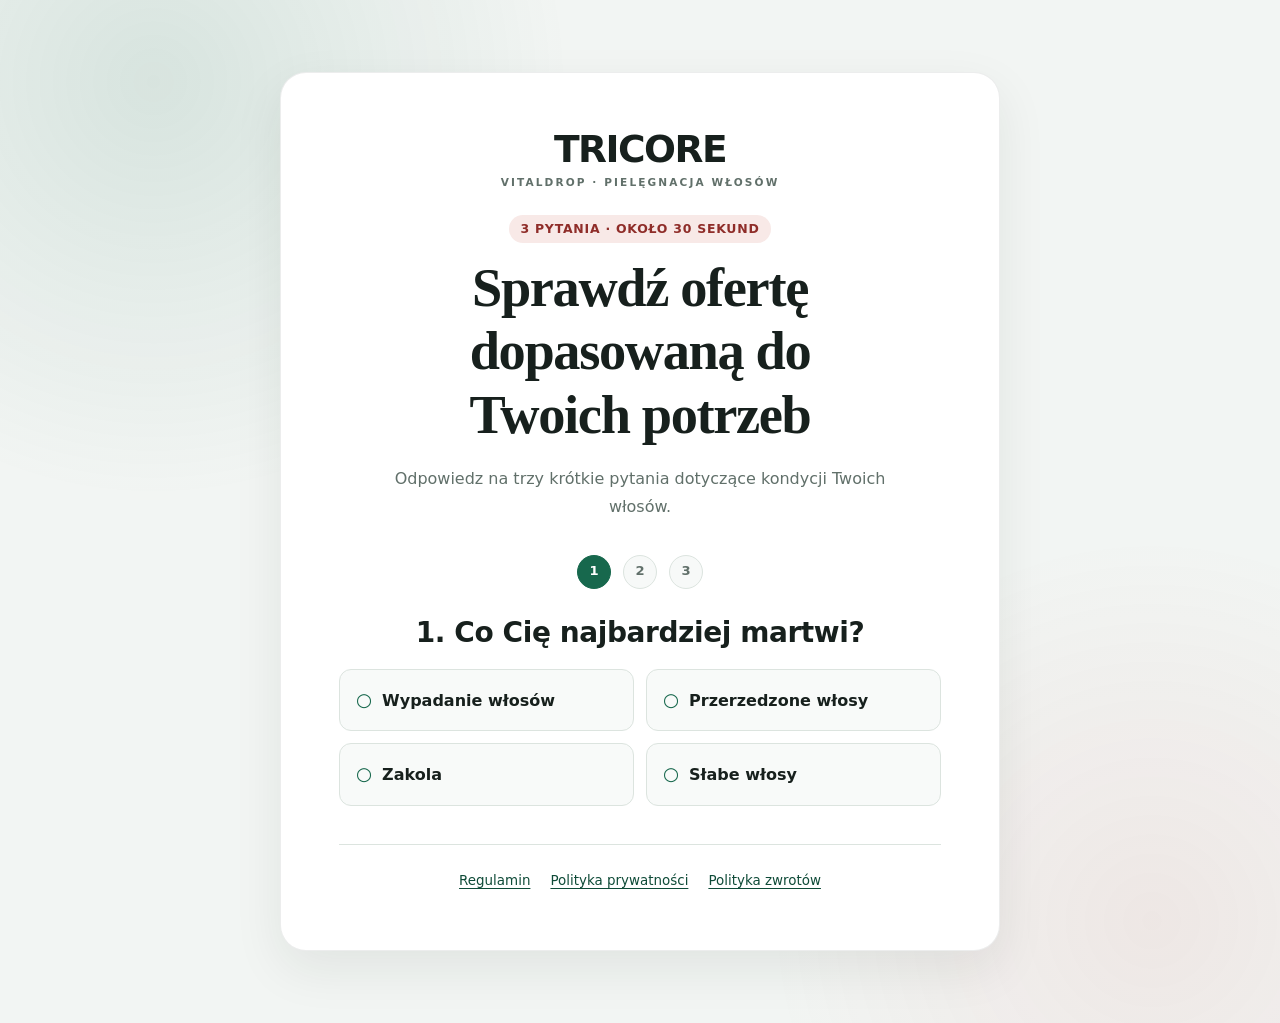
<file: index.html>
<!doctype html>
<html lang="pl">
  <head>
    <meta charset="utf-8">
    <meta name="robots" content="noindex, nofollow">
    <meta name="viewport" content="width=device-width, initial-scale=1">
    <meta name="description" content="Trychologia estetyczna">
    <title>Trychologia estetyczna</title>
    <link rel="stylesheet" href="styles.css">
    <script>document.documentElement.classList.add("quiz-active");</script>
    <script src="script.js" defer></script>
  </head>
  <body>
    <div class="reading-progress" aria-hidden="true"><span></span></div>

    <section class="quiz-shell" aria-labelledby="quiz-title">
      <div class="quiz-card">
        <header class="quiz-header">
          <p class="quiz-brand">TRICORE <span>VITALDROP · PIELĘGNACJA WŁOSÓW</span></p>
          <p class="hero-kicker">3 pytania · około 30 sekund</p>
          <h1 id="quiz-title">Sprawdź ofertę dopasowaną do Twoich potrzeb</h1>
          <p>Odpowiedz na trzy krótkie pytania dotyczące kondycji Twoich włosów.</p>
        </header>

        <div class="quiz-progress" aria-label="Postęp ankiety">
          <span class="is-current" data-quiz-dot="0">1</span>
          <span data-quiz-dot="1">2</span>
          <span data-quiz-dot="2">3</span>
        </div>

        <div class="quiz-step is-active" data-quiz-step="0">
          <h2 tabindex="-1">1. Co Cię najbardziej martwi?</h2>
          <div class="quiz-options">
            <button type="button" data-quiz-answer>Wypadanie włosów</button>
            <button type="button" data-quiz-answer>Przerzedzone włosy</button>
            <button type="button" data-quiz-answer>Zakola</button>
            <button type="button" data-quiz-answer>Słabe włosy</button>
          </div>
        </div>

        <div class="quiz-step" data-quiz-step="1" hidden>
          <h2 tabindex="-1">2. Od kiedy masz ten problem?</h2>
          <div class="quiz-options">
            <button type="button" data-quiz-answer>Krócej niż 3 miesiące</button>
            <button type="button" data-quiz-answer>3–6 miesięcy</button>
            <button type="button" data-quiz-answer>7–12 miesięcy</button>
            <button type="button" data-quiz-answer>Ponad rok</button>
          </div>
          <button class="quiz-back" type="button" data-quiz-back>← Wróć</button>
        </div>

        <div class="quiz-step" data-quiz-step="2" hidden>
          <h2 tabindex="-1">3. Ile masz lat?</h2>
          <div class="quiz-options">
            <button type="button" data-quiz-answer>Do 40 lat</button>
            <button type="button" data-quiz-answer>41–50 lat</button>
            <button type="button" data-quiz-answer>51–60 lat</button>
            <button type="button" data-quiz-answer>Powyżej 60 lat</button>
          </div>
          <button class="quiz-back" type="button" data-quiz-back>← Wróć</button>
        </div>

        <nav class="quiz-legal" aria-label="Informacje prawne">
          <a href="regulations.html">Regulamin</a>
          <a href="privacy-policy.html">Polityka prywatności</a>
          <a href="returns-policy.html">Polityka zwrotów</a>
        </nav>
      </div>
    </section>

    <main class="page-shell">
      <div class="content-grid">
        <article class="article">
          <header class="article-hero reveal">
            <p class="hero-kicker">Kuracja na intensywny porost włosów</p>
            <h1 tabindex="-1"><span>Gęstsze i mocniejsze włosy</span> bez kosztownego przeszczepu</h1>
            <p class="hero-lead">Domowa kuracja dla kobiet i mężczyzn, którzy chcą ograniczyć wypadanie włosów i odzyskać pełniejszą fryzurę.</p>
            <ul class="hero-benefits" aria-label="Najważniejsze korzyści">
              <li>Wspiera wzrost i gęstość włosów</li>
              <li>Proste stosowanie w domu</li>
              <li>Oferta dla kobiet i mężczyzn</li>
            </ul>
            <div class="hero-offer">
              <div class="hero-urgency">
                <span>Ostatni dzień promocji</span>
                <strong>Nie przepłacaj za kurację na gęstsze włosy</strong>
                <small>Odbierz dzisiejszy rabat, zanim oferta zostanie zakończona.</small>
              </div>
              <a class="hero-cta" href="#form">Chcę odebrać rabat</a>
            </div>
            <div class="hero-gallery">
              <figure class="result-image">
                <img src="images/img__after-1-8ad59a.png" alt="Mężczyzna z gęstymi, krótko przystrzyżonymi włosami">
                <figcaption>Po</figcaption>
              </figure>
              <figure class="result-image">
                <img src="images/img__after-2-8ad59a.png" alt="Kobieta z gęstymi blond włosami">
                <figcaption>Po</figcaption>
              </figure>
            </div>
          </header>

          <div class="article-body">
            <p>Nasze forum zalała fala zdjęć prezentujących szokujące metamorfozy. Czytelnicy pokazują swoje zdjęcia kuracji naturalnym preparatem na intensywny porost włosów.</p>
            <p><strong>Kobiety, które wcześniej narzekały na rzadkie włosy z widocznymi prześwitami, już po 28 dniach cieszą się burzą włosów na głowie. Z kolei mężczyźni, którzy byli „łysi jak kolano” od lat, dziś chwalą się obfitą czupryną. Aż trudno uwierzyć, że zdjęcia nie przedstawiają po prostu ludzi w perukach.</strong></p>
            <p>Efekt jest jednak naturalny i… zdecydowanie ładniejszy. A najlepsze jest to, że kosztuje zaledwie 3% sumy, jaką trzeba wydać na przeszczep włosów. Skąd tak wysoka skuteczność kuracji i zdumiewająco szybkie efekty? <strong>Gdzie dostać oryginalny preparat?</strong> Dowiedz się, czytając artykuł.</p>

            <section class="article-section reveal">
              <h2>To rewolucja trychologiczna – zabiegi zagęszczania i przeszczepu włosów przestają być potrzebne</h2>
              <p>Nowy preparat na intensywny porost włosów szybko zyskał popularność w całej Europie. To dlatego, że przywraca gęstą fryzurę absolutnie każdemu – niezależnie od przyczyn rzadkich włosów lub łysienia. Stosowanie nie ma efektów ubocznych, bo preparat ma naturalny skład. Co więcej, efekty są trwałe i nie mijają zaraz po zakończeniu stosowania.</p>
              <p class="eyebrow"><strong>OTO KILKA OPINII OSÓB, KTÓRE JUŻ PRZESZŁY TĘ KURACJĘ:</strong></p>
            </section>

            <section class="testimonial-card reveal">
              <div class="testimonial-copy">
                <h2>„Koniec kompleksów…”</h2>
                <p>Anna wyznaje, że wcześniej nie lubiła patrzeć w lustro:</p>
                <p><i>Przez całe życie miałam dosłownie 3 włosy na krzyż – taki puszek jak u niemowlęcia. Strasznie się tego wstydziłam. Na doczepy ze sztucznych włosów nie było mnie stać…</i></p>
                <p>Jej samoocena podskoczyła mocno w górę po zastosowaniu kuracji:</p>
                <p><i>Teraz czuję się piękna, a do tego dumna, że mam sprytny sposób na naturalnie gęste włosy – bez jakichś tam sztucznych doczepów. Wszyscy prawią mi komplementy.**Wyniki mogą się różnić ze względu na indywidualne cechy organizmu</i></p>
              </div>
              <figure class="result-image">
                <img src="images/img__after-3-8ad59a.png" alt="Kobieta z gęstymi rudymi włosami" loading="lazy">
                <figcaption>Po</figcaption>
              </figure>
              <p class="testimonial-author"><strong>~Anna Nowakowska, 46 lat</strong></p>
            </section>

            <section class="testimonial-card reveal">
              <div class="testimonial-copy">
                <h2>„Odwołałem przeszczep!”</h2>
                <p>Marek cieszy się, że łysina już go nie postarza:</p>
                <p><i>Przez <strong>łysienie androgenowe</strong> straciłem niemal wszystkie włosy. Strasznie mnie to postarzało, więc w końcu załatwiłem sobie operację przeszczepu włosów. W Turcji, bo tam taniej.</i></p>
                <p><i>A tu proszę. Dzięki tej kuracji włosy odrosły mi na tej łysinie, a wystarczył miesiąc. Odwołałem przeszczep i 3 tysiące euro (czyli 13 tysięcy złotych) zostało w mojej kieszeni. Szczerze? Jestem w szoku, że ta kuracja jest taka niedroga, skoro daje <strong>efekty lepsze niż przeszczep**Wyniki mogą się różnić ze względu na indywidualne cechy organizmu .</strong></i></p>
              </div>
              <figure class="result-image">
                <img src="images/img__after-4-8ad59a.png" alt="Mężczyzna z gęstą linią włosów" loading="lazy">
                <figcaption>Po</figcaption>
              </figure>
              <p class="testimonial-author"><strong>~Marek Błaszczak, 51 lat</strong></p>
            </section>

            <section class="testimonial-card reveal">
              <div class="testimonial-copy">
                <h2>„Piękne włosy to teraz moja wizytówka”</h2>
                <p>Nadmiernie wypadające włosy wprowadziły Paulinę niemal w depresję:</p>
                <p><i>Przez ponad 5 lat co chwila farbowałam i prostowałam włosy. Do mam bardzo stresującą pracę. Nic więc dziwnego, że włosy wypadały mi w nadmiarze. Ale po ciąży to już była prawdziwa tragedia. Zaczęły wychodzić całymi garściami! Straciłam ponad połowę włosów i byłam zrozpaczona…</i></p>
                <p>Dzisiaj Paulina cieszy się fryzurą gęstszą niż kiedykolwiek:</p>
                <p><i>Gdyby ta kuracja tylko zatrzymała wypadanie włosów, to by mi wystarczyło do szczęścia. A nie dość, że włosy przestały wypadać, to jeszcze są gęste, grube i mocne. Formuła przepięknie pachnie i jest prosta w stosowaniu. Jestem zachwycona!** Wyniki mogą się różnić ze względu na indywidualne cechy organizmu</i></p>
              </div>
              <figure class="result-image">
                <img src="images/img__after-5-8ad59a.png" alt="Kobieta z długimi, gęstymi brązowymi włosami" loading="lazy">
                <figcaption>Po</figcaption>
              </figure>
              <p class="testimonial-author"><strong>~Paulina Kalińczak, 34 lata</strong></p>
            </section>

            <section class="testimonial-card reveal">
              <div class="testimonial-copy">
                <h2>„Ratunek na łysienie plackowate”</h2>
                <p>Ireneusz cierpiał na ciężkie łysienie plackowate:</p>
                <p><i>Maści sterydowe, leki immunosupresyjne, fototerapia, suplementy – stosowałem już wszystko na moje łysienie. Żadnego to nie dało efektu. Już miałem się golić na zero.</i></p>
                <p>Kuracja szybko przywróciła mu atrakcyjny wygląd:</p>
                <p><i>Nie mogłem uwierzyć, <strong>jak już 3. dnia zobaczyłem odrastające włosy</strong> na tych łysych plackach. To działa dokładnie tak, jak opisują. Spójrzcie tylko na zdjęcia.**Wyniki mogą się różnić ze względu na indywidualne cechy organizmu</i></p>
              </div>
              <figure class="result-image">
                <img src="images/img__after-6-8ad59a.png" alt="Mężczyzna z gęstymi, krótko przystrzyżonymi włosami" loading="lazy">
                <figcaption>Po</figcaption>
              </figure>
              <p class="testimonial-author"><strong>~Ireneusz Drózd, 64 lata</strong></p>
            </section>

            <section class="testimonial-card reveal">
              <div class="testimonial-copy">
                <h2>„Mam fryzurę jak z marzeń!”</h2>
                <p>Ola od miesięcy zbierała fundusze na zabieg doczepiania sztucznych włosów:</p>
                <p><i>Zazdrościłam koleżankom, jak robiły sobie fajne fryzury na imprezy. Ja co najwyżej mogłam związać włosy w marną kitkę. Zaczęłam oszczędzać na zagęszczanie włosów sztucznymi doczepami, ale to aż ponad 2500 zł kosztuje…</i></p>
                <p><i>Ta metoda spełniła moje marzenia. Wystarczyło masować skórę głowy tym preparatem i włosy zaczęły mi rosnąć jak szalone! Wyglądam zjawiskowo z nową fryzurą, a oszczędzone pieniądze wydam na zagraniczne wakacje, zamiast na doczepianie sztucznych włosów! Super!**Wyniki mogą się różnić ze względu na indywidualne cechy organizmu</i></p>
              </div>
              <figure class="result-image">
                <img src="images/img__after-7-8ad59a.png" alt="Kobieta z pełnymi, falowanymi brązowymi włosami" loading="lazy">
                <figcaption>Po</figcaption>
              </figure>
              <p class="testimonial-author"><strong>~Aleksandra Paluszek, 28 lat</strong></p>
            </section>

            <section class="article-section reveal">
              <h2>Tego odkrycia dokonał Polak</h2>
              <p>Kuracją, która gwarantuje tak radykalny porost włosów, jest <strong>bioaktywator keratynowy</strong> wynaleziony przez prof. Wojciecha Czmielewskiego – specjalistę ds. trychologii cenionego w całej Europie.</p>
              <p>Bioaktywator keratynowy <strong>stymuluje włosy aż na 6 poziomach</strong> (wzrost, grubość, gęstość, długość, wzmocnienie, ochrona). To prawdziwy przełom w dziedzinie trychologii! A najlepsze, że każdy w Polsce może z niego skorzystać, by <strong>raz na zawsze zapomnieć o wypadaniu włosów, zakolach i łysinie.</strong></p>
              <p>Bioaktywator keratynowy prof. Czmielewskiego został przebadany przez 7 laboratoriów na całym świecie. W testach brało udział ponad 60 000 kobiet i mężczyzn. Wszystkie badania potwierdziły ponad wszelką wątpliwość, że kuracja:</p>
              <ul class="benefit-list">
                <li><strong>zwalcza wszystkie typy łysienia</strong> raz na zawsze (anagenowe, androgenowe, bliznowaciejące, plackowate, telogenowe)</li>
                <li><strong>przywraca do życia uśpione oraz martwe mieszki włosowe</strong> już po około 2 dniach stosowania, nowe i mocne włosy zaczynają rosnąć nawet w miejscach wieloletnich przerzedzeń, zakoli czy łysiny (żaden podobny produkt dostępny na rynku nie posiada tej właściwości)</li>
                <li><strong>ekstremalnie przyspiesza porost włosów</strong> – po 28 dniach naturalne włosy wyglądają jak po przeszczepie, miejsca nieowłosione zapełniają się nowymi włosami</li>
                <li><strong>pogrubia każdy pojedynczy włos</strong> – tym samym wizualnie jeszcze bardziej zwiększa objętość fryzury</li>
                <li><strong>zagęszcza włosy</strong> – dzięki czemu nawet najrzadsze i najcieńsze włosy zamienia w bujna czuprynę</li>
                <li><strong>radykalnie zapobiega wypadaniu włosów</strong> – mocno zakotwicza włosy w cebulkach zapobiegając ich utracie, ponadto wydłuża cykl życia włosa o około 300%</li>
                <li><strong>intensywnie wzmacnia i odżywia strukturę włosów</strong> – włosy są zdrowe, lśniące oraz odporne na wypadanie, łamanie, rozdwajanie, uszkodzenia mechaniczne, uszkodzenia termiczne i promienie UV</li>
                <li><strong>jest skuteczna u każdego</strong>– zarówno u kobiet jak i mężczyzn w każdym wieku, niezależnie od przyczyn utraty włosów (geny, hormony, choroby skóry, zaburzenia metaboliczne lub krążenia, stres, zła dieta lub pielęgnacja, czynniki środowiskowe czy uszkodzenia mechaniczne)</li>
              </ul>
            </section>

            <section class="article-section reveal">
              <h2>Nagrody sypią się jedna po drugiej</h2>
              <p>Można śmiało stwierdzić, że nasz rodak rozsławia Polskę na cały świat. Za wynalezienie bioaktywatora keratynowego <strong>otrzymał już kilkanaście nagród branży <i>beauty,</i></strong> w tym Best Cosmetological Discovery of the Year. W branży kosmetologicznej ta nagroda jest tak prestiżowa jak Nagroda Nobla!</p>
            </section>

            <section class="article-section reveal">
              <h2>Trwa promocja – duży rabat dla wszystkich Polaków</h2>
              <p>Panu prof. Wojciechowi Czmielewskiemu serdecznie gratulujemy sukcesu naukowego i życzymy powodzenia w dalszej pracy.</p>
              <p>Z kolei Wam, Drodzy Czytelnicy, podajemy link do oficjalnej strony prof. Czmielewskiego. Tam sam pan profesor szczegółowo opisuje działanie wynalezionej przez siebie kuracji na intensywny porost włosów. Na tej stronie możecie też zamówić kurację bioaktywatorem keratynowym w świetnej promocji za 89zł. Promocyjna obniżka ceny trwa do końca dnia <strong id="date"></strong>.</p>
            </section>

            <section id="form" class="order-card reveal" aria-labelledby="order-title">
              <div class="order-intro">
                <h2 id="order-title">Złóż zamówienie</h2>
                <p class="price-line">Cena: <span class="old-price">199 zł</span><span class="new-price">89 zł</span></p>
                <p class="delivery">darmowa dostawa</p>
                <img src="images/product-tricore-25ml-8ad59a.jpg" alt="Tricore" loading="lazy">
              </div>
              <form class="dummy-form" novalidate>
                <label for="full-name">Imię i nazwisko</label>
                <input id="full-name" name="full-name" type="text" autocomplete="name" placeholder="Wpisz imię i nazwisko" required>
                <label for="phone">Numer telefonu</label>
                <input id="phone" name="phone" type="tel" autocomplete="tel" placeholder="Wpisz numer telefonu" required>
                <button type="submit">Zamawiam</button>
                <p class="form-status" role="status" aria-live="polite"></p>
              </form>
            </section>

            <div class="author-card reveal">
              <img src="images/img_autor-8ad59a.png" alt="autor" loading="lazy">
              <p><strong>Autorka artykułu:</strong><br>red. Lena Stankiewicz</p>
            </div>

            <section class="comments reveal">
              <h3>KOMENTARZE <span>(139 komentarzy)</span></h3>
              <div class="comments-list">
                <article class="comment">
                  <img src="images/icon__user-8ad59a.png" alt="user" loading="lazy">
                  <div><p class="comment-author">Ernest <span>dzisiaj</span></p><p>a czy mozna uzywac ten produkt jak sie jest po transplantacji wlosow i przeszczep się niestety nie przyjal ? bo ja wlasnie mam taki problem ...</p></div>
                </article>
                <article class="comment response">
                  <img src="images/icon__autor-8ad59a.png" alt="autor" loading="lazy">
                  <div><p class="comment-author">Lena Stankiewicz <span>dzisiaj</span></p><p><b>@Ernest</b> Tak, oczywiście, że można. Powodzenia w kuracji!</p></div>
                </article>
                <article class="comment">
                  <img src="images/icon__user-2-8ad59a.png" alt="user" loading="lazy">
                  <div><p class="comment-author">Justyna <span>dzisiaj</span></p><p>Moja bratowa używała przed ślubem, nikt jej nie wierzył, że to naturalne włosy ma takie gęste i długie, nawet dała sprawdzić u nasady czy to nie są doczepiane w salonie. NO HIT rzeczywiście!! Zamowiolam wczoraj dziś ma być kurier, napisze jak moje efekty 😋</p></div>
                </article>
                <article class="comment">
                  <img src="images/icon__user-8ad59a.png" alt="user" loading="lazy">
                  <div><p class="comment-author">Michał <span>dzisiaj</span></p><p>Bardzo WAM polecam tą kurację. Używam niecały tydzień, a widać już tysiące kropek z wlosow na tej mojej łysinie. Ale nie widziałem w aptekach ani sklepach, tylko na tej stronie można zamówić.</p></div>
                </article>
                <article class="comment response">
                  <img src="images/icon__user-8ad59a.png" alt="user" loading="lazy">
                  <div><p class="comment-author">Bartosz <span>dzisiaj</span></p><p><b>@Michał</b> na której stronie to można zamówić?</p></div>
                </article>
                <article class="comment response response-2">
                  <img src="images/icon__autor-8ad59a.png" alt="autor" loading="lazy">
                  <div><p class="comment-author">Lena Stankiewicz <span>dzisiaj</span></p><p><b>@Bartosz</b> Kurację można zamówić na stronie, do której link podajemy na końcu artykułu 😊 Jak nie możesz znaleźć, <a href="#form">daję Ci link również tutaj, klik &gt;&gt;</a></p></div>
                </article>
                <article class="comment">
                  <img src="images/icon__user-8ad59a.png" alt="user" loading="lazy">
                  <div><p class="comment-author">Olga <span>dzisiaj</span></p><p>Jaaaaj, ale super. Właśnie szukałam ratunku dla moich włosów, bo bardzo mi się przerzedziły.</p></div>
                </article>
                <article class="comment">
                  <img src="images/icon__user-3-8ad59a.png" alt="user" loading="lazy">
                  <div><p class="comment-author">Iwona Wiecek <span>dzisiaj</span></p><p>Ludzie, nie latajcie do żadnej Turcji na przeszczepy!!! nie dość że ładujecie kupe kasy psu w du*e, to jeszcze ryzykujecie że złapiecie jakiegoś syfa oni tam nie wiedzą co to higiena</p></div>
                </article>
                <article class="comment response">
                  <img src="images/icon__user-8ad59a.png" alt="autor" loading="lazy">
                  <div><p class="comment-author">maciej <span>dzisiaj</span></p><p><b>@Iwona Wiecek</b> ak masz dobrą klinikę to przestrzega higieny. Bardziej bym zwrócił uwagę na to że takie przeszczepy się często nie przyjmują po prostu. Wiec lepiej sprobowac we własnym domu, tanio i dobrze, z tą kuracją</p></div>
                </article>
                <article class="comment response response-2">
                  <img src="images/icon__user-3-8ad59a.png" alt="user" loading="lazy">
                  <div><p class="comment-author">Iwona Wiecek <span>dzisiaj</span></p><p><b>@maciej</b> No o tym mowie.</p></div>
                </article>
                <article class="comment">
                  <img src="images/icon__user-8ad59a.png" alt="user" loading="lazy">
                  <div><p class="comment-author">Bożena <span>wczoraj</span></p><p>Od lat choruje ciężko i wlosy mi wypadly. Zamowie zobaczymy co to warte?</p></div>
                </article>
                <article class="comment">
                  <img src="images/icon__user-8ad59a.png" alt="user" loading="lazy">
                  <div><p class="comment-author">Emilia <span>wczoraj</span></p><p>Ciężko mi było uwierzyć, że to robi takie cuda. Sprawdziłam na sobie, proszę przed i po różnica. Ten produkt po prostu wymiata !!</p></div>
                </article>
                <article class="comment">
                  <img src="images/icon__user-4-8ad59a.png" alt="user" loading="lazy">
                  <div><p class="comment-author">Ariel <span>wczoraj</span></p><p>Sądziłem, że to kolejna nic nie warta wcierka. Ale faktycznie włosy odrastają! Jak ktoś ma problem z łysieniem, które w rodzinie jest dziedziczne, to szczerze polecam.</p></div>
                </article>
                <article class="comment">
                  <img src="images/icon__user-8ad59a.png" alt="user" loading="lazy">
                  <div><p class="comment-author">Patrycja <span>wczoraj</span></p><p>Dooooobra, zamawiam , póki promocja 😋</p></div>
                </article>
                <p class="pagination">Strona &lt; 1/19 &gt;</p>
              </div>
              <a class="final-link" href="#form">Aby skorzystać z bioaktywatora keratynowego w PROMOCJI i zyskać 80% gęstsze włosy, kliknij tutaj &gt;&gt;</a>
            </section>
          </div>
        </article>

        <aside class="sidebar">
          <div class="promo-box reveal">
            <p class="eyebrow">WIETRZENIE MAGAZYNU!</p>
            <img src="images/product-tricore-25ml-8ad59a.jpg" alt="Tricore">
            <a class="primary-link" href="#form">Sprawdź swoje zniżki</a>
          </div>
        </aside>
      </div>
    </main>

    <footer class="footer">
      <div class="footer-inner">
        <p>Badania:</p>
        <ul>
          <li><a href="https://www.ncbi.nlm.nih.gov/pmc/articles/PMC4289931/" target="_blank" rel="noopener">Peppermint Oil Promotes Hair Growth without Toxic Signs - PMC</a></li>
          <li><a href="https://jppres.com/jppres/pdf/vol7/jppres19.557_7.5.323.pdf" target="_blank" rel="noopener">Hair regenerative activities of flavonoid-rich extract of Equisetum hyemale L. (Equisetaceae) in chemically-induced alopecia in</a></li>
          <li><a href="https://acta-apa.org/journals/acta-dermatovenerol-apa/papers/10.15570/actaapa.2018.13/actaapa.2018.13.pdf" target="_blank" rel="noopener">A proprietary herbal extract against hair loss in androgenetic alopecia and telogen effluvium: a placebo-controlled, single-blind, clinical-instrumental study</a></li>
          <li><a href="https://www.mdpi.com/1420-3049/23/7/1664" target="_blank" rel="noopener">Urtica spp.: Ordinary Plants with Extraordinary Properties | HTML</a></li>
          <li><a href="https://pubmed.ncbi.nlm.nih.gov/34553483/" target="_blank" rel="noopener">Role of vitamin D in hair loss: A short review</a></li>
          <li><a href="https://pubmed.ncbi.nlm.nih.gov/25955790/" target="_blank" rel="noopener">Analysis of changes in microRNA expression profiles in response to the troxerutin-mediated antioxidant effect in human dermal papilla cells</a></li>
        </ul>
        <div class="footer-bottom">
          <p>Copyright © 2022.</p>
          <nav aria-label="Informacje prawne"><a href="regulations.html">Regulamin</a><a href="privacy-policy.html">Polityka prywatności</a><a href="returns-policy.html">Polityka zwrotów</a></nav>
        </div>
      </div>
    </footer>
  </body>
</html>
</file>
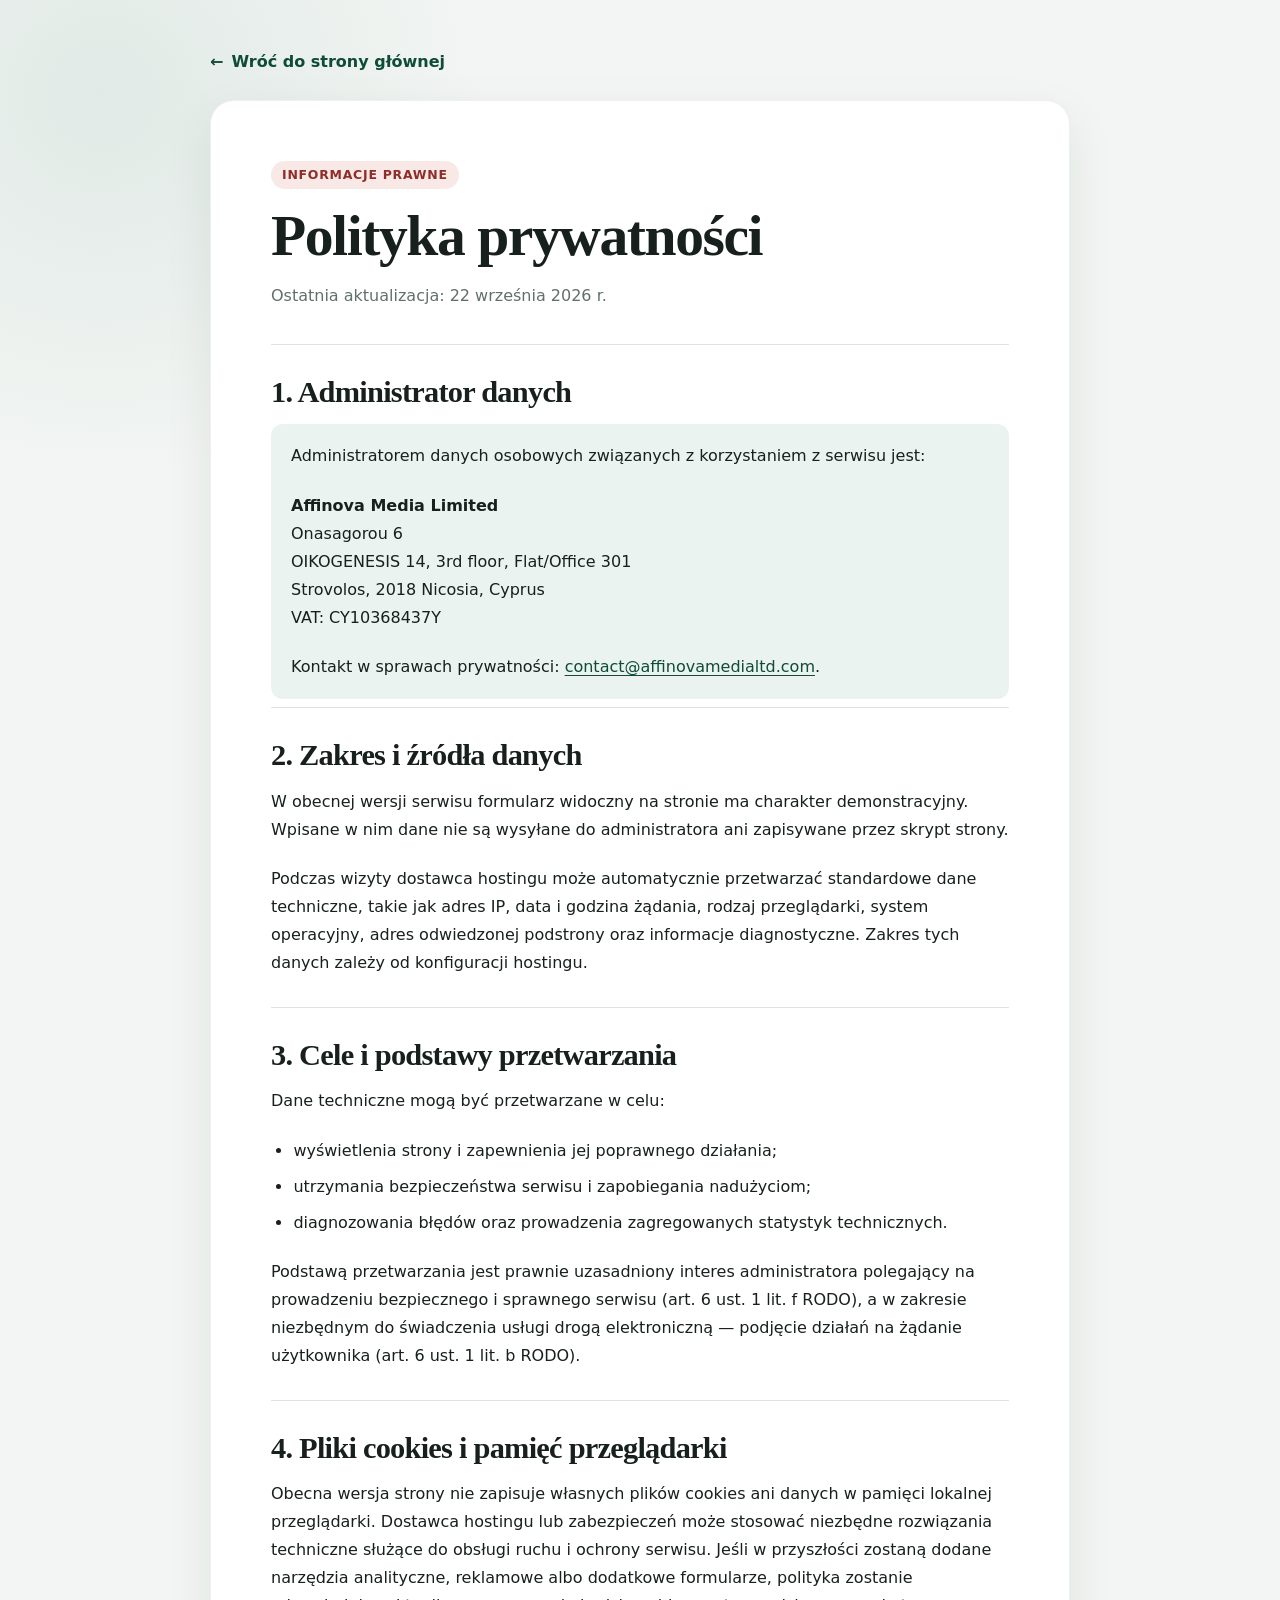
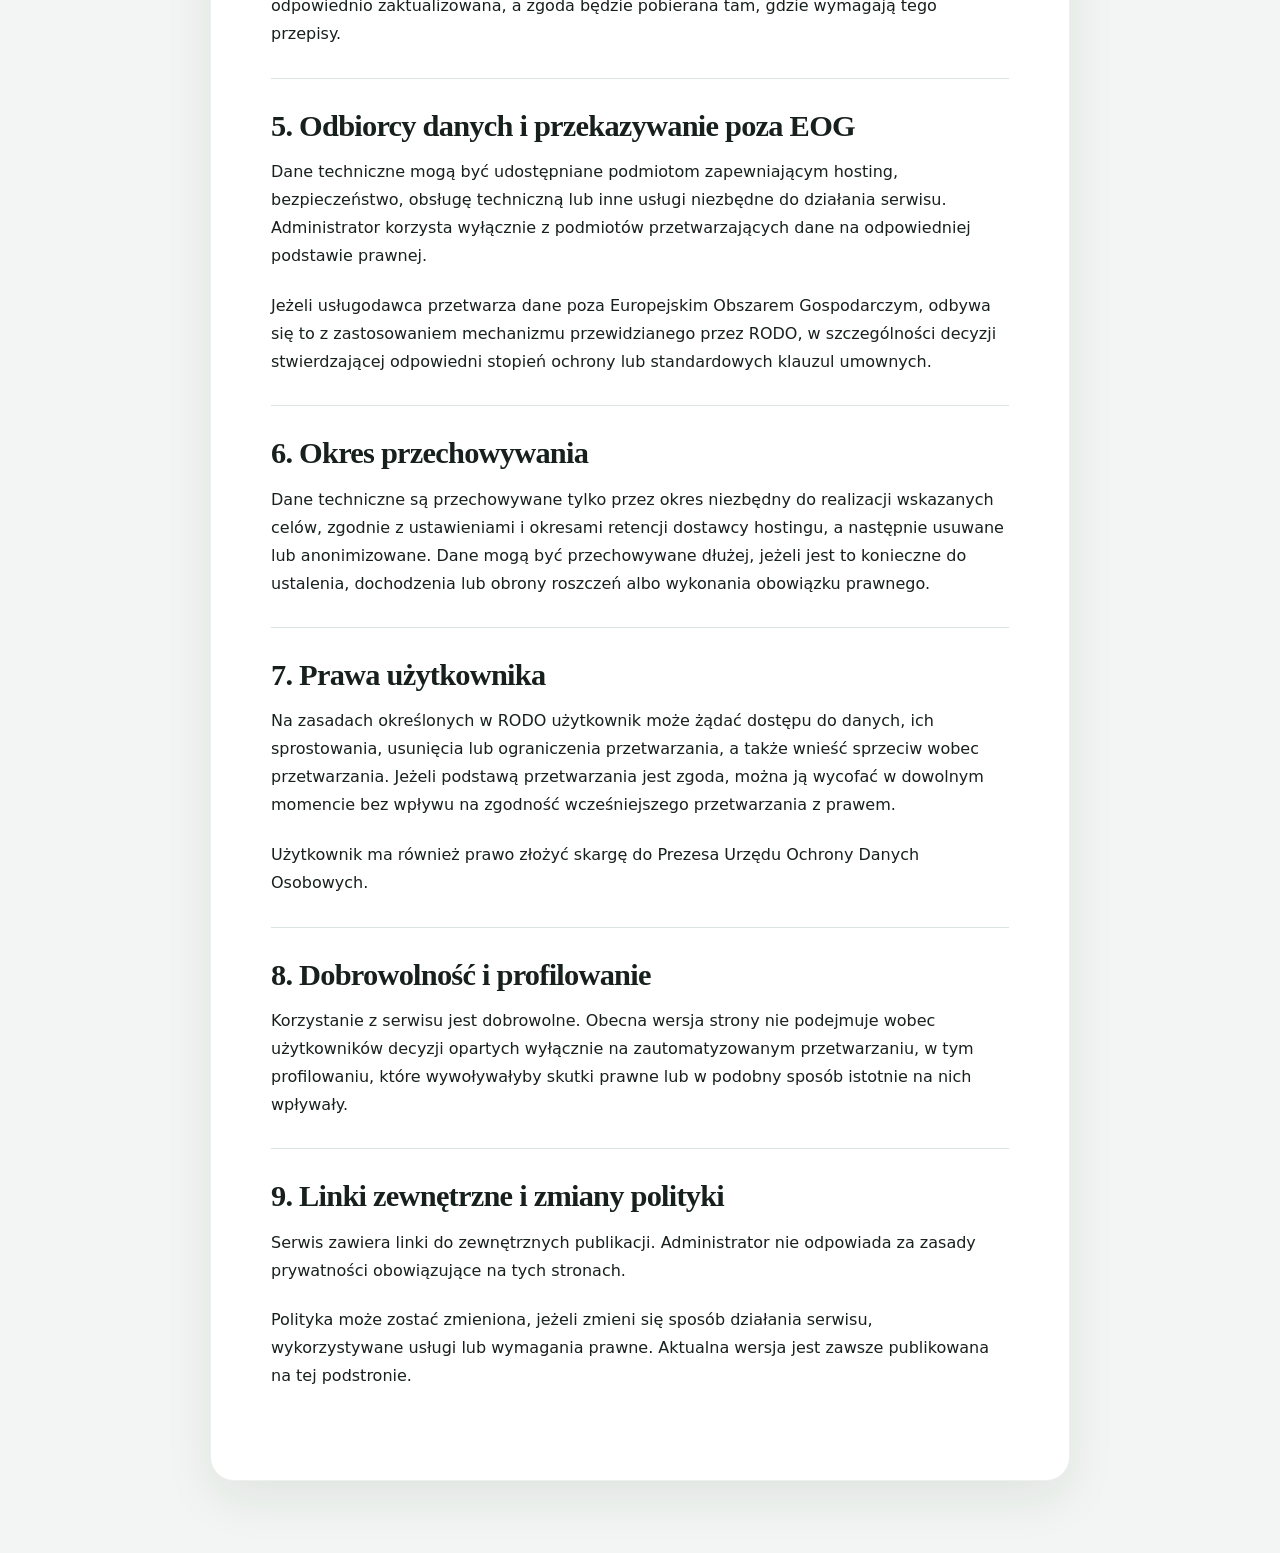
<file: privacy-policy.html>
<!doctype html>
<html lang="pl">
  <head>
    <meta charset="utf-8">
    <meta name="robots" content="noindex, nofollow">
    <meta name="viewport" content="width=device-width, initial-scale=1">
    <meta name="description" content="Polityka prywatności serwisu Trychologia estetyczna">
    <title>Polityka prywatności | Trychologia estetyczna</title>
    <link rel="stylesheet" href="styles.css">
  </head>
  <body>
    <main class="legal-shell">
      <a class="legal-back" href="index.html">Wróć do strony głównej</a>
      <article class="legal-card">
        <header class="legal-header">
          <p class="hero-kicker">Informacje prawne</p>
          <h1>Polityka prywatności</h1>
          <p class="legal-meta">Ostatnia aktualizacja: 22 września 2026 r.</p>
        </header>

        <section class="legal-section">
          <h2>1. Administrator danych</h2>
          <div class="legal-contact">
            <p>Administratorem danych osobowych związanych z korzystaniem z serwisu jest:</p>
            <p><strong>Affinova Media Limited</strong><br>Onasagorou 6<br>OIKOGENESIS 14, 3rd floor, Flat/Office 301<br>Strovolos, 2018 Nicosia, Cyprus<br>VAT: CY10368437Y</p>
            <p>Kontakt w sprawach prywatności: <a href="mailto:contact@affinovamedialtd.com">contact@affinovamedialtd.com</a>.</p>
          </div>
        </section>

        <section class="legal-section">
          <h2>2. Zakres i źródła danych</h2>
          <p>W obecnej wersji serwisu formularz widoczny na stronie ma charakter demonstracyjny. Wpisane w nim dane nie są wysyłane do administratora ani zapisywane przez skrypt strony.</p>
          <p>Podczas wizyty dostawca hostingu może automatycznie przetwarzać standardowe dane techniczne, takie jak adres IP, data i godzina żądania, rodzaj przeglądarki, system operacyjny, adres odwiedzonej podstrony oraz informacje diagnostyczne. Zakres tych danych zależy od konfiguracji hostingu.</p>
        </section>

        <section class="legal-section">
          <h2>3. Cele i podstawy przetwarzania</h2>
          <p>Dane techniczne mogą być przetwarzane w celu:</p>
          <ul>
            <li>wyświetlenia strony i zapewnienia jej poprawnego działania;</li>
            <li>utrzymania bezpieczeństwa serwisu i zapobiegania nadużyciom;</li>
            <li>diagnozowania błędów oraz prowadzenia zagregowanych statystyk technicznych.</li>
          </ul>
          <p>Podstawą przetwarzania jest prawnie uzasadniony interes administratora polegający na prowadzeniu bezpiecznego i sprawnego serwisu (art. 6 ust. 1 lit. f RODO), a w zakresie niezbędnym do świadczenia usługi drogą elektroniczną — podjęcie działań na żądanie użytkownika (art. 6 ust. 1 lit. b RODO).</p>
        </section>

        <section class="legal-section">
          <h2>4. Pliki cookies i pamięć przeglądarki</h2>
          <p>Obecna wersja strony nie zapisuje własnych plików cookies ani danych w pamięci lokalnej przeglądarki. Dostawca hostingu lub zabezpieczeń może stosować niezbędne rozwiązania techniczne służące do obsługi ruchu i ochrony serwisu. Jeśli w przyszłości zostaną dodane narzędzia analityczne, reklamowe albo dodatkowe formularze, polityka zostanie odpowiednio zaktualizowana, a zgoda będzie pobierana tam, gdzie wymagają tego przepisy.</p>
        </section>

        <section class="legal-section">
          <h2>5. Odbiorcy danych i przekazywanie poza EOG</h2>
          <p>Dane techniczne mogą być udostępniane podmiotom zapewniającym hosting, bezpieczeństwo, obsługę techniczną lub inne usługi niezbędne do działania serwisu. Administrator korzysta wyłącznie z podmiotów przetwarzających dane na odpowiedniej podstawie prawnej.</p>
          <p>Jeżeli usługodawca przetwarza dane poza Europejskim Obszarem Gospodarczym, odbywa się to z zastosowaniem mechanizmu przewidzianego przez RODO, w szczególności decyzji stwierdzającej odpowiedni stopień ochrony lub standardowych klauzul umownych.</p>
        </section>

        <section class="legal-section">
          <h2>6. Okres przechowywania</h2>
          <p>Dane techniczne są przechowywane tylko przez okres niezbędny do realizacji wskazanych celów, zgodnie z ustawieniami i okresami retencji dostawcy hostingu, a następnie usuwane lub anonimizowane. Dane mogą być przechowywane dłużej, jeżeli jest to konieczne do ustalenia, dochodzenia lub obrony roszczeń albo wykonania obowiązku prawnego.</p>
        </section>

        <section class="legal-section">
          <h2>7. Prawa użytkownika</h2>
          <p>Na zasadach określonych w RODO użytkownik może żądać dostępu do danych, ich sprostowania, usunięcia lub ograniczenia przetwarzania, a także wnieść sprzeciw wobec przetwarzania. Jeżeli podstawą przetwarzania jest zgoda, można ją wycofać w dowolnym momencie bez wpływu na zgodność wcześniejszego przetwarzania z prawem.</p>
          <p>Użytkownik ma również prawo złożyć skargę do Prezesa Urzędu Ochrony Danych Osobowych.</p>
        </section>

        <section class="legal-section">
          <h2>8. Dobrowolność i profilowanie</h2>
          <p>Korzystanie z serwisu jest dobrowolne. Obecna wersja strony nie podejmuje wobec użytkowników decyzji opartych wyłącznie na zautomatyzowanym przetwarzaniu, w tym profilowaniu, które wywoływałyby skutki prawne lub w podobny sposób istotnie na nich wpływały.</p>
        </section>

        <section class="legal-section">
          <h2>9. Linki zewnętrzne i zmiany polityki</h2>
          <p>Serwis zawiera linki do zewnętrznych publikacji. Administrator nie odpowiada za zasady prywatności obowiązujące na tych stronach.</p>
          <p>Polityka może zostać zmieniona, jeżeli zmieni się sposób działania serwisu, wykorzystywane usługi lub wymagania prawne. Aktualna wersja jest zawsze publikowana na tej podstronie.</p>
        </section>
      </article>
    </main>
  </body>
</html>
</file>
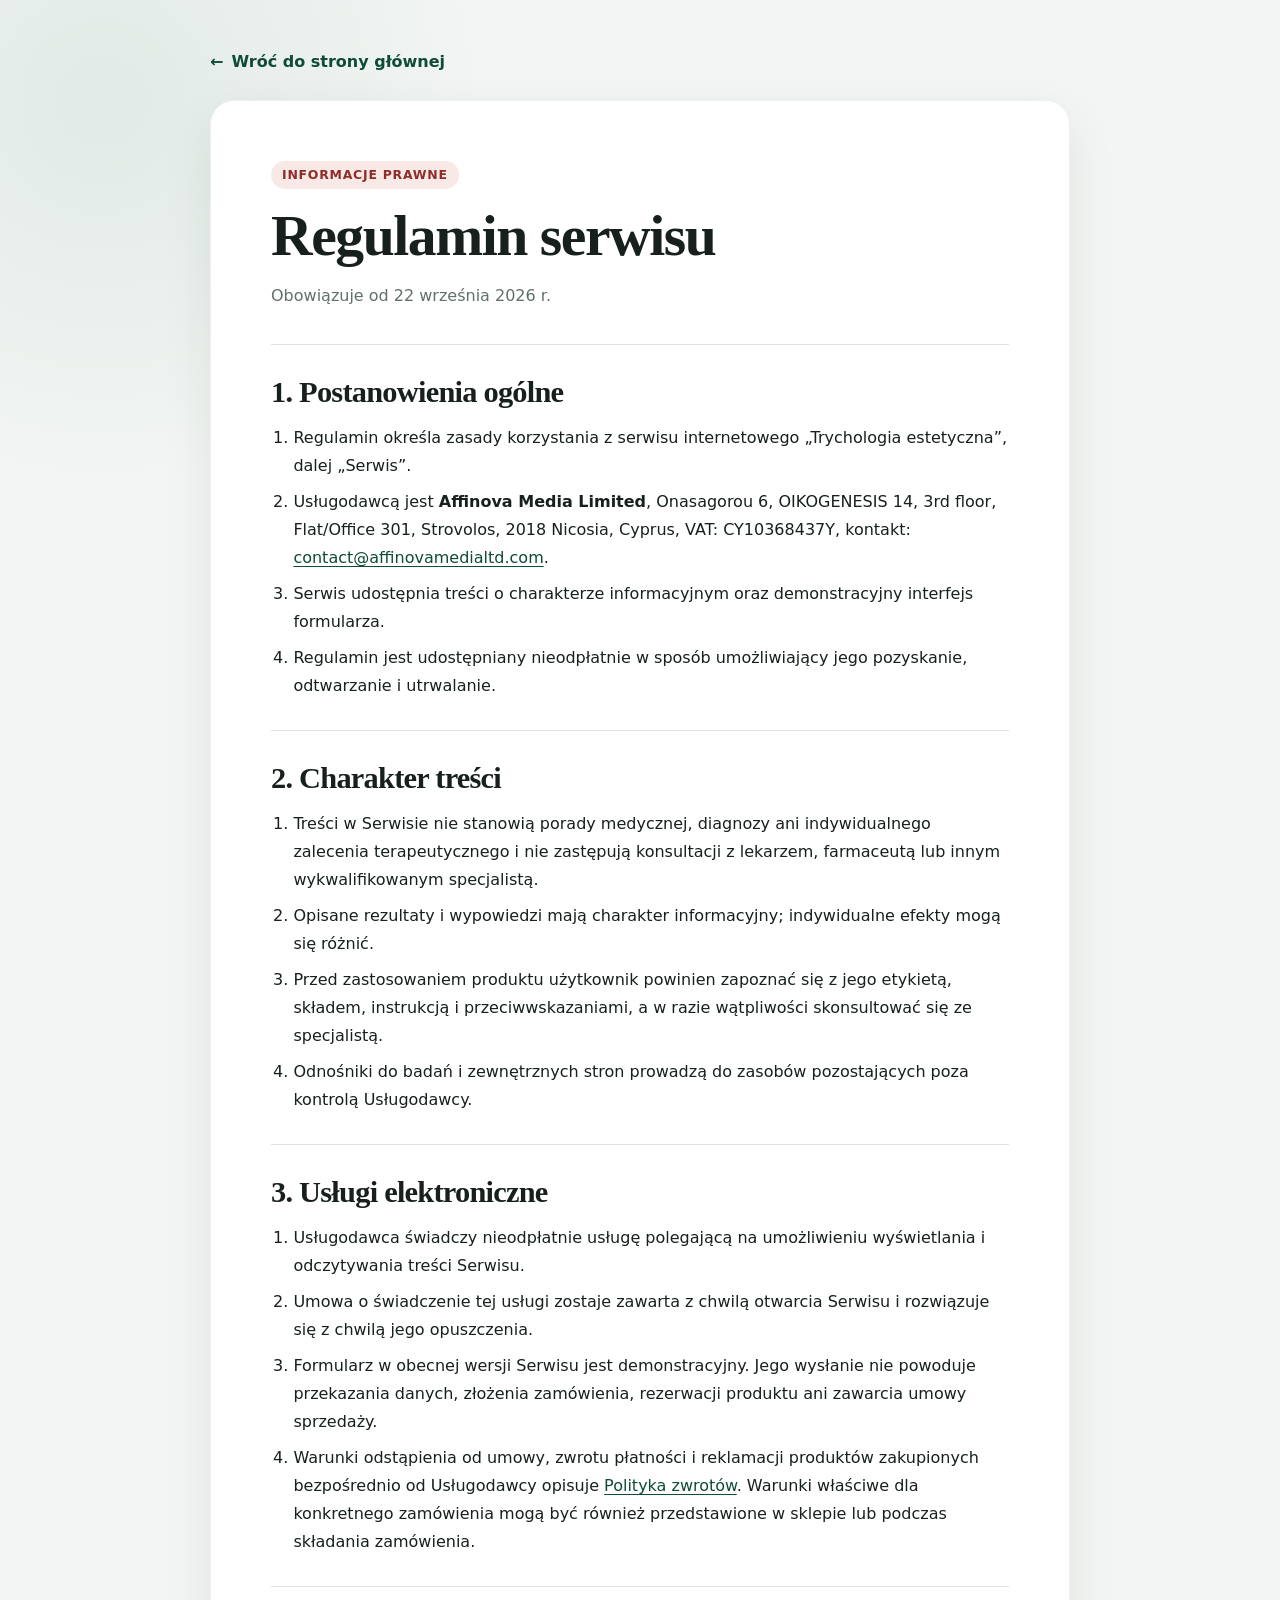
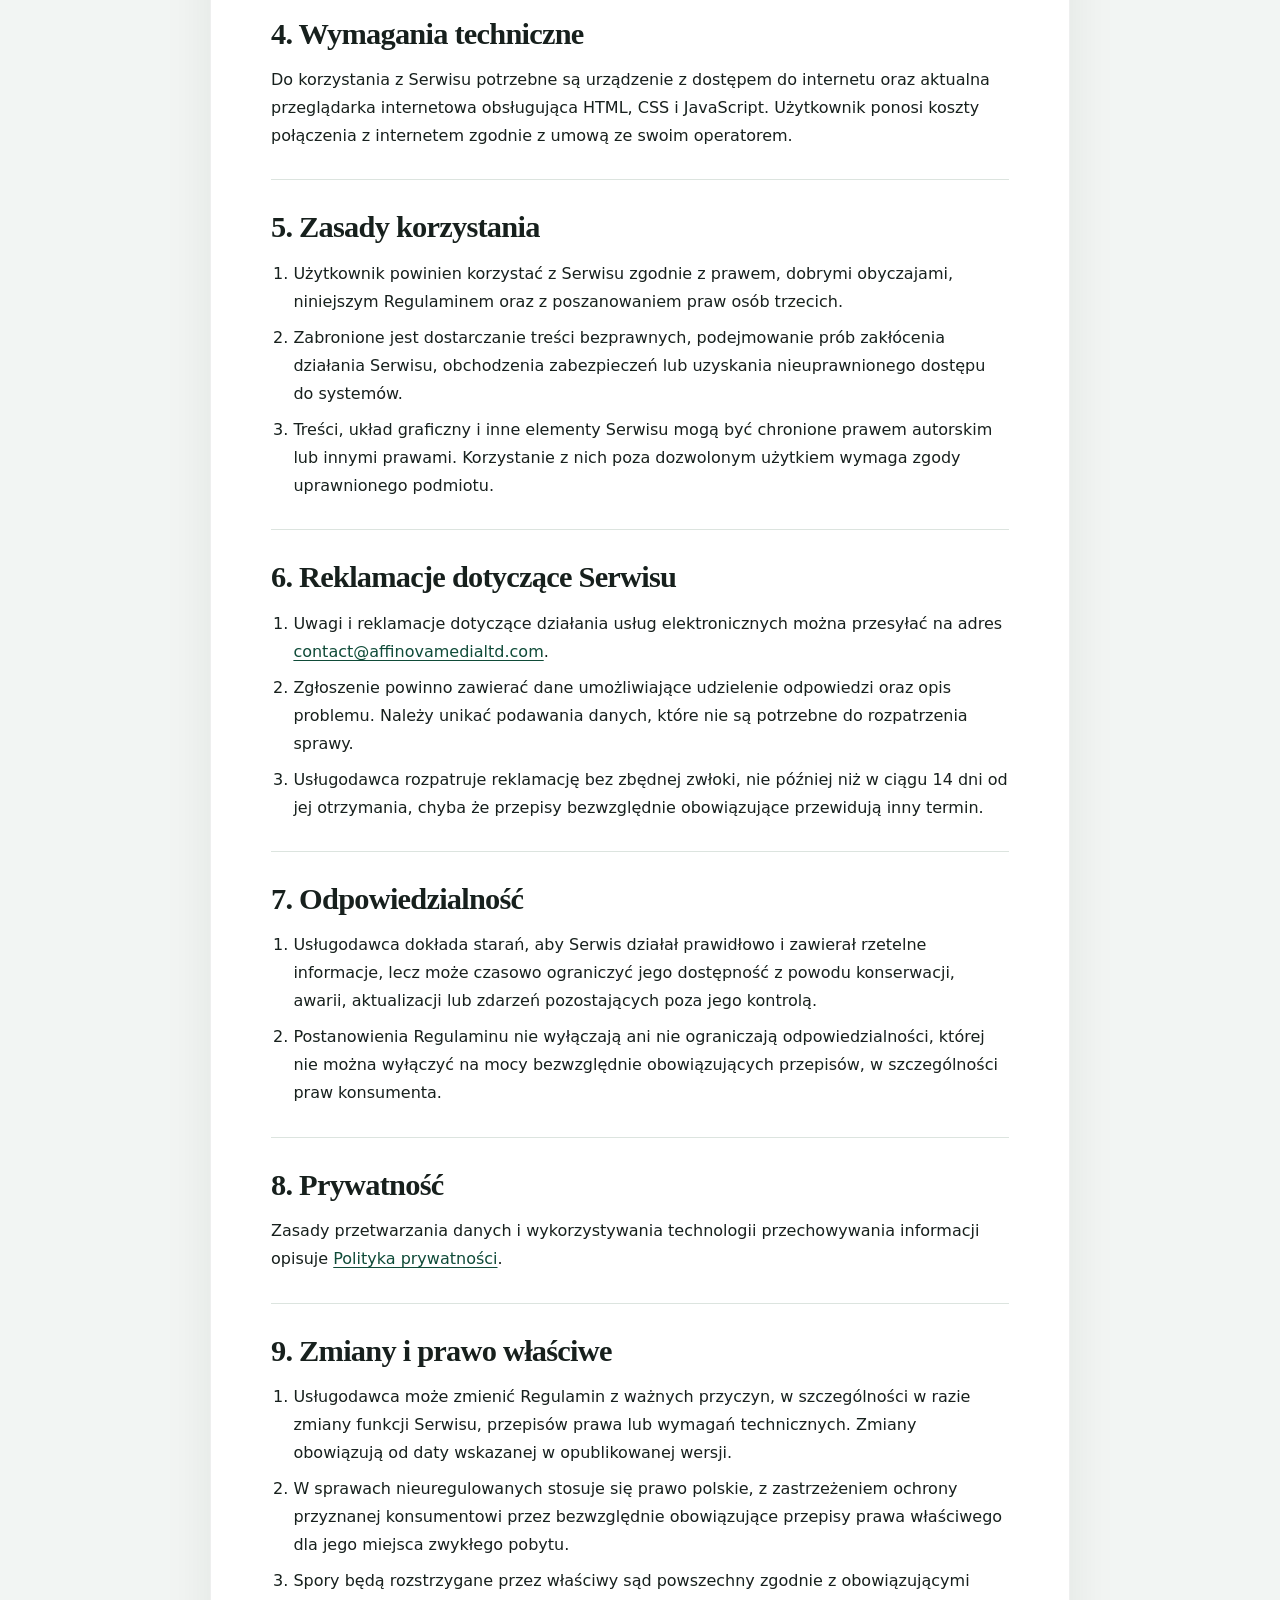
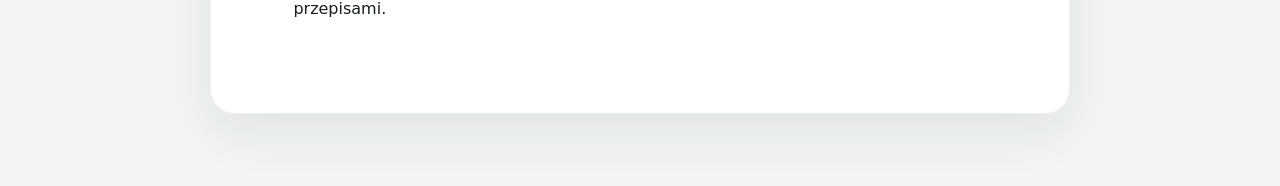
<file: regulations.html>
<!doctype html>
<html lang="pl">
  <head>
    <meta charset="utf-8">
    <meta name="robots" content="noindex, nofollow">
    <meta name="viewport" content="width=device-width, initial-scale=1">
    <meta name="description" content="Regulamin serwisu Trychologia estetyczna">
    <title>Regulamin | Trychologia estetyczna</title>
    <link rel="stylesheet" href="styles.css">
  </head>
  <body>
    <main class="legal-shell">
      <a class="legal-back" href="index.html">Wróć do strony głównej</a>
      <article class="legal-card">
        <header class="legal-header">
          <p class="hero-kicker">Informacje prawne</p>
          <h1>Regulamin serwisu</h1>
          <p class="legal-meta">Obowiązuje od 22 września 2026 r.</p>
        </header>

        <section class="legal-section">
          <h2>1. Postanowienia ogólne</h2>
          <ol>
            <li>Regulamin określa zasady korzystania z serwisu internetowego „Trychologia estetyczna”, dalej „Serwis”.</li>
            <li>Usługodawcą jest <strong>Affinova Media Limited</strong>, Onasagorou 6, OIKOGENESIS 14, 3rd floor, Flat/Office 301, Strovolos, 2018 Nicosia, Cyprus, VAT: CY10368437Y, kontakt: <a href="mailto:contact@affinovamedialtd.com">contact@affinovamedialtd.com</a>.</li>
            <li>Serwis udostępnia treści o charakterze informacyjnym oraz demonstracyjny interfejs formularza.</li>
            <li>Regulamin jest udostępniany nieodpłatnie w sposób umożliwiający jego pozyskanie, odtwarzanie i utrwalanie.</li>
          </ol>
        </section>

        <section class="legal-section">
          <h2>2. Charakter treści</h2>
          <ol>
            <li>Treści w Serwisie nie stanowią porady medycznej, diagnozy ani indywidualnego zalecenia terapeutycznego i nie zastępują konsultacji z lekarzem, farmaceutą lub innym wykwalifikowanym specjalistą.</li>
            <li>Opisane rezultaty i wypowiedzi mają charakter informacyjny; indywidualne efekty mogą się różnić.</li>
            <li>Przed zastosowaniem produktu użytkownik powinien zapoznać się z jego etykietą, składem, instrukcją i przeciwwskazaniami, a w razie wątpliwości skonsultować się ze specjalistą.</li>
            <li>Odnośniki do badań i zewnętrznych stron prowadzą do zasobów pozostających poza kontrolą Usługodawcy.</li>
          </ol>
        </section>

        <section class="legal-section">
          <h2>3. Usługi elektroniczne</h2>
          <ol>
            <li>Usługodawca świadczy nieodpłatnie usługę polegającą na umożliwieniu wyświetlania i odczytywania treści Serwisu.</li>
            <li>Umowa o świadczenie tej usługi zostaje zawarta z chwilą otwarcia Serwisu i rozwiązuje się z chwilą jego opuszczenia.</li>
            <li>Formularz w obecnej wersji Serwisu jest demonstracyjny. Jego wysłanie nie powoduje przekazania danych, złożenia zamówienia, rezerwacji produktu ani zawarcia umowy sprzedaży.</li>
            <li>Warunki odstąpienia od umowy, zwrotu płatności i reklamacji produktów zakupionych bezpośrednio od Usługodawcy opisuje <a href="returns-policy.html">Polityka zwrotów</a>. Warunki właściwe dla konkretnego zamówienia mogą być również przedstawione w sklepie lub podczas składania zamówienia.</li>
          </ol>
        </section>

        <section class="legal-section">
          <h2>4. Wymagania techniczne</h2>
          <p>Do korzystania z Serwisu potrzebne są urządzenie z dostępem do internetu oraz aktualna przeglądarka internetowa obsługująca HTML, CSS i JavaScript. Użytkownik ponosi koszty połączenia z internetem zgodnie z umową ze swoim operatorem.</p>
        </section>

        <section class="legal-section">
          <h2>5. Zasady korzystania</h2>
          <ol>
            <li>Użytkownik powinien korzystać z Serwisu zgodnie z prawem, dobrymi obyczajami, niniejszym Regulaminem oraz z poszanowaniem praw osób trzecich.</li>
            <li>Zabronione jest dostarczanie treści bezprawnych, podejmowanie prób zakłócenia działania Serwisu, obchodzenia zabezpieczeń lub uzyskania nieuprawnionego dostępu do systemów.</li>
            <li>Treści, układ graficzny i inne elementy Serwisu mogą być chronione prawem autorskim lub innymi prawami. Korzystanie z nich poza dozwolonym użytkiem wymaga zgody uprawnionego podmiotu.</li>
          </ol>
        </section>

        <section class="legal-section">
          <h2>6. Reklamacje dotyczące Serwisu</h2>
          <ol>
            <li>Uwagi i reklamacje dotyczące działania usług elektronicznych można przesyłać na adres <a href="mailto:contact@affinovamedialtd.com">contact@affinovamedialtd.com</a>.</li>
            <li>Zgłoszenie powinno zawierać dane umożliwiające udzielenie odpowiedzi oraz opis problemu. Należy unikać podawania danych, które nie są potrzebne do rozpatrzenia sprawy.</li>
            <li>Usługodawca rozpatruje reklamację bez zbędnej zwłoki, nie później niż w ciągu 14 dni od jej otrzymania, chyba że przepisy bezwzględnie obowiązujące przewidują inny termin.</li>
          </ol>
        </section>

        <section class="legal-section">
          <h2>7. Odpowiedzialność</h2>
          <ol>
            <li>Usługodawca dokłada starań, aby Serwis działał prawidłowo i zawierał rzetelne informacje, lecz może czasowo ograniczyć jego dostępność z powodu konserwacji, awarii, aktualizacji lub zdarzeń pozostających poza jego kontrolą.</li>
            <li>Postanowienia Regulaminu nie wyłączają ani nie ograniczają odpowiedzialności, której nie można wyłączyć na mocy bezwzględnie obowiązujących przepisów, w szczególności praw konsumenta.</li>
          </ol>
        </section>

        <section class="legal-section">
          <h2>8. Prywatność</h2>
          <p>Zasady przetwarzania danych i wykorzystywania technologii przechowywania informacji opisuje <a href="privacy-policy.html">Polityka prywatności</a>.</p>
        </section>

        <section class="legal-section">
          <h2>9. Zmiany i prawo właściwe</h2>
          <ol>
            <li>Usługodawca może zmienić Regulamin z ważnych przyczyn, w szczególności w razie zmiany funkcji Serwisu, przepisów prawa lub wymagań technicznych. Zmiany obowiązują od daty wskazanej w opublikowanej wersji.</li>
            <li>W sprawach nieuregulowanych stosuje się prawo polskie, z zastrzeżeniem ochrony przyznanej konsumentowi przez bezwzględnie obowiązujące przepisy prawa właściwego dla jego miejsca zwykłego pobytu.</li>
            <li>Spory będą rozstrzygane przez właściwy sąd powszechny zgodnie z obowiązującymi przepisami.</li>
          </ol>
        </section>
      </article>
    </main>
  </body>
</html>
</file>
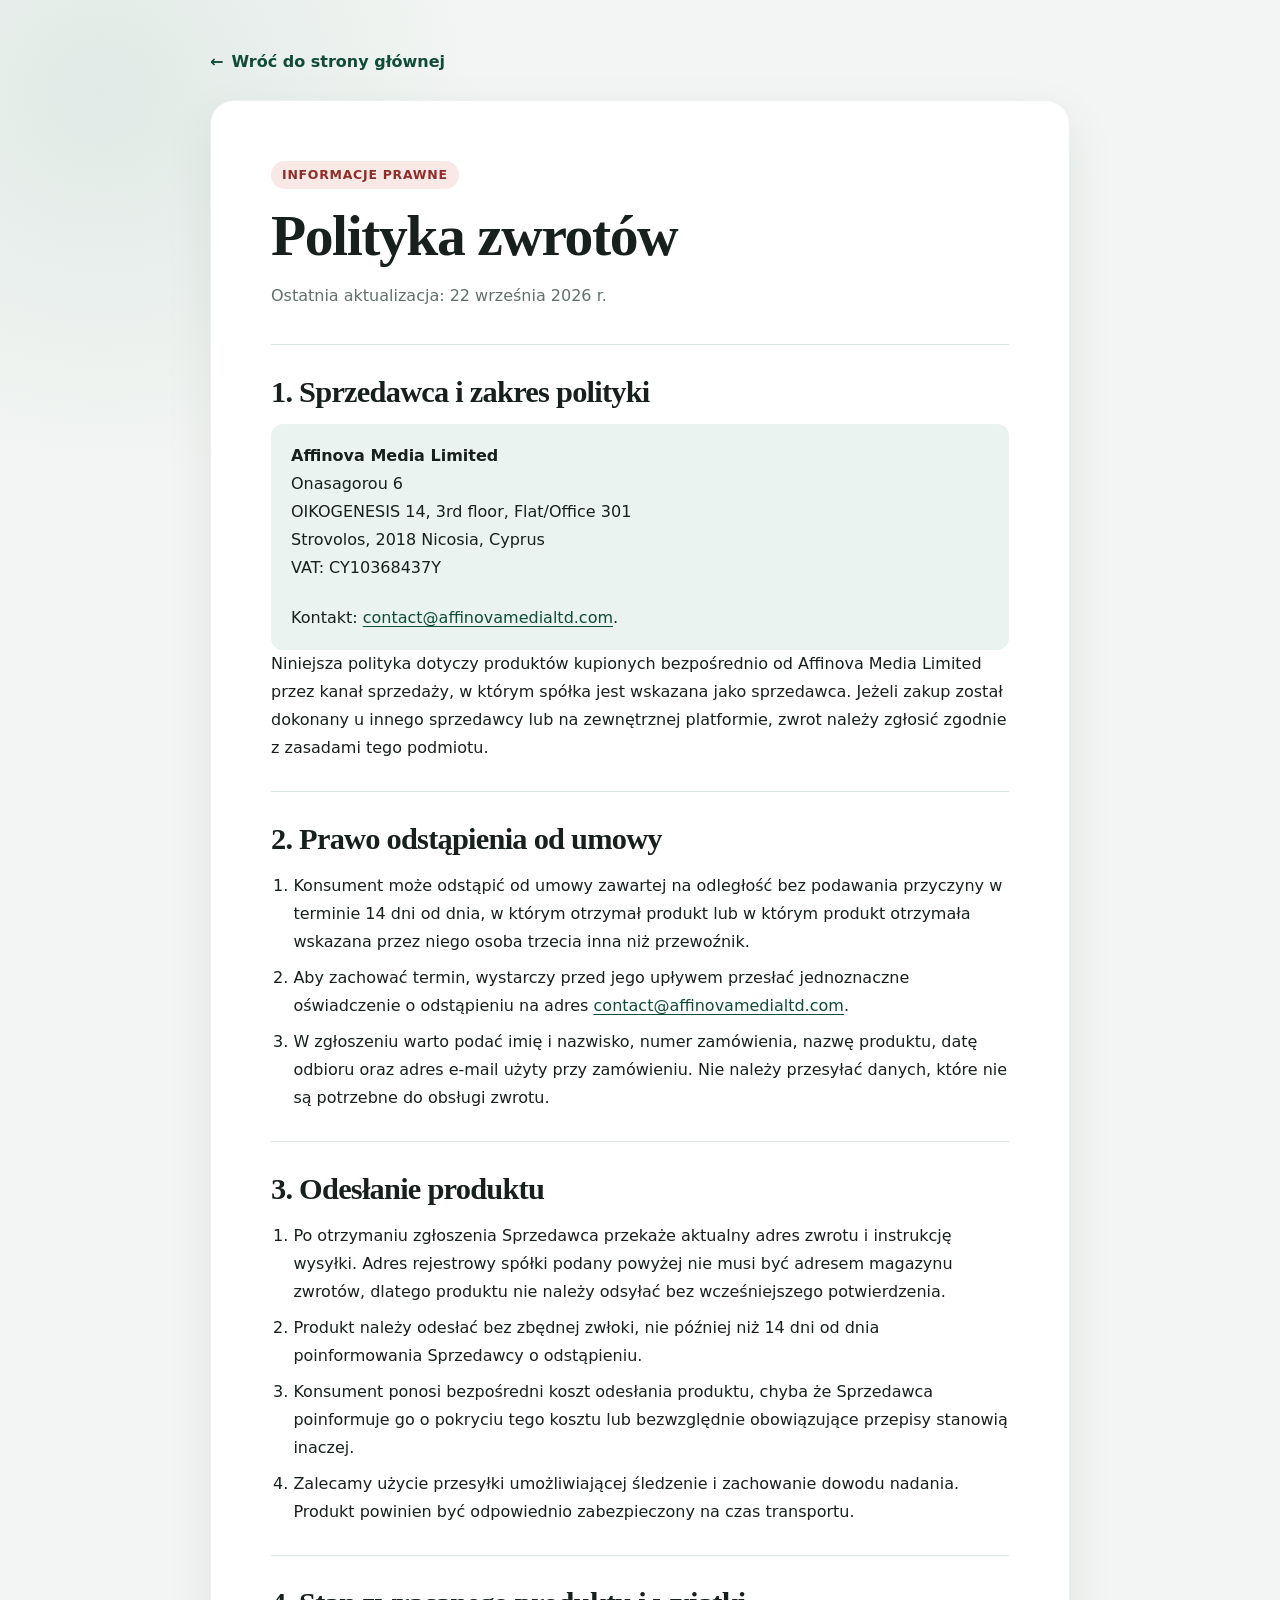
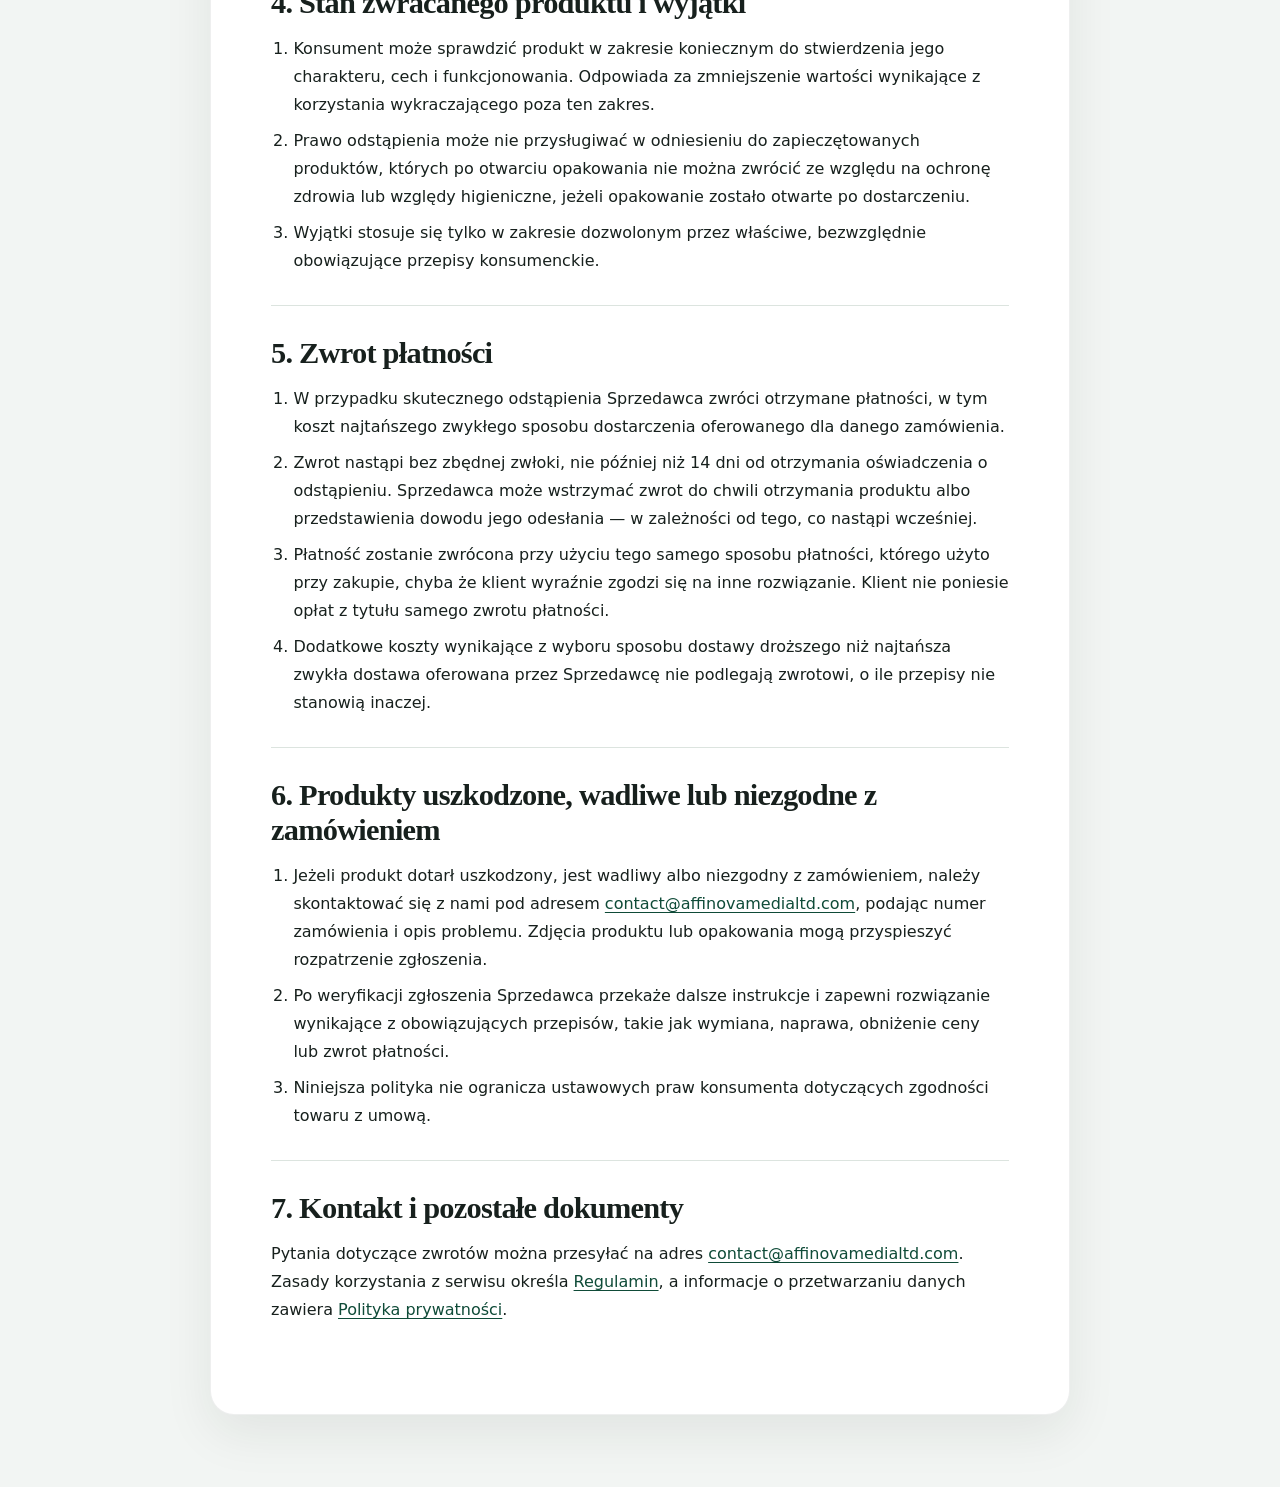
<file: returns-policy.html>
<!doctype html>
<html lang="pl">
  <head>
    <meta charset="utf-8">
    <meta name="robots" content="noindex, nofollow">
    <meta name="viewport" content="width=device-width, initial-scale=1">
    <meta name="description" content="Polityka zwrotów Affinova Media Limited">
    <title>Polityka zwrotów | Trychologia estetyczna</title>
    <link rel="stylesheet" href="styles.css">
  </head>
  <body>
    <main class="legal-shell">
      <a class="legal-back" href="index.html">Wróć do strony głównej</a>
      <article class="legal-card">
        <header class="legal-header">
          <p class="hero-kicker">Informacje prawne</p>
          <h1>Polityka zwrotów</h1>
          <p class="legal-meta">Ostatnia aktualizacja: 22 września 2026 r.</p>
        </header>

        <section class="legal-section">
          <h2>1. Sprzedawca i zakres polityki</h2>
          <div class="legal-contact">
            <p><strong>Affinova Media Limited</strong><br>Onasagorou 6<br>OIKOGENESIS 14, 3rd floor, Flat/Office 301<br>Strovolos, 2018 Nicosia, Cyprus<br>VAT: CY10368437Y</p>
            <p>Kontakt: <a href="mailto:contact@affinovamedialtd.com">contact@affinovamedialtd.com</a>.</p>
          </div>
          <p>Niniejsza polityka dotyczy produktów kupionych bezpośrednio od Affinova Media Limited przez kanał sprzedaży, w którym spółka jest wskazana jako sprzedawca. Jeżeli zakup został dokonany u innego sprzedawcy lub na zewnętrznej platformie, zwrot należy zgłosić zgodnie z zasadami tego podmiotu.</p>
        </section>

        <section class="legal-section">
          <h2>2. Prawo odstąpienia od umowy</h2>
          <ol>
            <li>Konsument może odstąpić od umowy zawartej na odległość bez podawania przyczyny w terminie 14 dni od dnia, w którym otrzymał produkt lub w którym produkt otrzymała wskazana przez niego osoba trzecia inna niż przewoźnik.</li>
            <li>Aby zachować termin, wystarczy przed jego upływem przesłać jednoznaczne oświadczenie o odstąpieniu na adres <a href="mailto:contact@affinovamedialtd.com">contact@affinovamedialtd.com</a>.</li>
            <li>W zgłoszeniu warto podać imię i nazwisko, numer zamówienia, nazwę produktu, datę odbioru oraz adres e-mail użyty przy zamówieniu. Nie należy przesyłać danych, które nie są potrzebne do obsługi zwrotu.</li>
          </ol>
        </section>

        <section class="legal-section">
          <h2>3. Odesłanie produktu</h2>
          <ol>
            <li>Po otrzymaniu zgłoszenia Sprzedawca przekaże aktualny adres zwrotu i instrukcję wysyłki. Adres rejestrowy spółki podany powyżej nie musi być adresem magazynu zwrotów, dlatego produktu nie należy odsyłać bez wcześniejszego potwierdzenia.</li>
            <li>Produkt należy odesłać bez zbędnej zwłoki, nie później niż 14 dni od dnia poinformowania Sprzedawcy o odstąpieniu.</li>
            <li>Konsument ponosi bezpośredni koszt odesłania produktu, chyba że Sprzedawca poinformuje go o pokryciu tego kosztu lub bezwzględnie obowiązujące przepisy stanowią inaczej.</li>
            <li>Zalecamy użycie przesyłki umożliwiającej śledzenie i zachowanie dowodu nadania. Produkt powinien być odpowiednio zabezpieczony na czas transportu.</li>
          </ol>
        </section>

        <section class="legal-section">
          <h2>4. Stan zwracanego produktu i wyjątki</h2>
          <ol>
            <li>Konsument może sprawdzić produkt w zakresie koniecznym do stwierdzenia jego charakteru, cech i funkcjonowania. Odpowiada za zmniejszenie wartości wynikające z korzystania wykraczającego poza ten zakres.</li>
            <li>Prawo odstąpienia może nie przysługiwać w odniesieniu do zapieczętowanych produktów, których po otwarciu opakowania nie można zwrócić ze względu na ochronę zdrowia lub względy higieniczne, jeżeli opakowanie zostało otwarte po dostarczeniu.</li>
            <li>Wyjątki stosuje się tylko w zakresie dozwolonym przez właściwe, bezwzględnie obowiązujące przepisy konsumenckie.</li>
          </ol>
        </section>

        <section class="legal-section">
          <h2>5. Zwrot płatności</h2>
          <ol>
            <li>W przypadku skutecznego odstąpienia Sprzedawca zwróci otrzymane płatności, w tym koszt najtańszego zwykłego sposobu dostarczenia oferowanego dla danego zamówienia.</li>
            <li>Zwrot nastąpi bez zbędnej zwłoki, nie później niż 14 dni od otrzymania oświadczenia o odstąpieniu. Sprzedawca może wstrzymać zwrot do chwili otrzymania produktu albo przedstawienia dowodu jego odesłania — w zależności od tego, co nastąpi wcześniej.</li>
            <li>Płatność zostanie zwrócona przy użyciu tego samego sposobu płatności, którego użyto przy zakupie, chyba że klient wyraźnie zgodzi się na inne rozwiązanie. Klient nie poniesie opłat z tytułu samego zwrotu płatności.</li>
            <li>Dodatkowe koszty wynikające z wyboru sposobu dostawy droższego niż najtańsza zwykła dostawa oferowana przez Sprzedawcę nie podlegają zwrotowi, o ile przepisy nie stanowią inaczej.</li>
          </ol>
        </section>

        <section class="legal-section">
          <h2>6. Produkty uszkodzone, wadliwe lub niezgodne z zamówieniem</h2>
          <ol>
            <li>Jeżeli produkt dotarł uszkodzony, jest wadliwy albo niezgodny z zamówieniem, należy skontaktować się z nami pod adresem <a href="mailto:contact@affinovamedialtd.com">contact@affinovamedialtd.com</a>, podając numer zamówienia i opis problemu. Zdjęcia produktu lub opakowania mogą przyspieszyć rozpatrzenie zgłoszenia.</li>
            <li>Po weryfikacji zgłoszenia Sprzedawca przekaże dalsze instrukcje i zapewni rozwiązanie wynikające z obowiązujących przepisów, takie jak wymiana, naprawa, obniżenie ceny lub zwrot płatności.</li>
            <li>Niniejsza polityka nie ogranicza ustawowych praw konsumenta dotyczących zgodności towaru z umową.</li>
          </ol>
        </section>

        <section class="legal-section">
          <h2>7. Kontakt i pozostałe dokumenty</h2>
          <p>Pytania dotyczące zwrotów można przesyłać na adres <a href="mailto:contact@affinovamedialtd.com">contact@affinovamedialtd.com</a>. Zasady korzystania z serwisu określa <a href="regulations.html">Regulamin</a>, a informacje o przetwarzaniu danych zawiera <a href="privacy-policy.html">Polityka prywatności</a>.</p>
        </section>
      </article>
    </main>
  </body>
</html>
</file>
<file: styles.css>
:root {
  --ink: #17201d;
  --muted: #61706a;
  --paper: #ffffff;
  --canvas: #f2f5f3;
  --line: #dce4df;
  --accent: #17684d;
  --accent-dark: #0f4b38;
  --signal: #bb3d38;
  --soft: #eaf3ef;
  --radius: 18px;
  --shadow: 0 18px 50px rgba(23, 32, 29, 0.08);
  font-family: Inter, ui-sans-serif, system-ui, -apple-system, BlinkMacSystemFont, "Segoe UI", sans-serif;
  color: var(--ink);
  background: var(--canvas);
  scroll-behavior: smooth;
}

* { box-sizing: border-box; }

html { scroll-padding-top: 24px; }

body {
  margin: 0;
  min-width: 320px;
  background:
    radial-gradient(circle at 8% 3%, rgba(23, 104, 77, 0.08), transparent 24rem),
    var(--canvas);
  color: var(--ink);
  font-size: 1rem;
  line-height: 1.75;
  text-rendering: optimizeLegibility;
}

.quiz-active .page-shell,
.quiz-active body > .footer { display: none; }
.quiz-complete .quiz-shell { display: none; }

.quiz-shell {
  min-height: 100vh;
  padding: clamp(24px, 6vw, 72px) 20px;
  background:
    radial-gradient(circle at 12% 8%, rgba(23, 104, 77, 0.12), transparent 26rem),
    radial-gradient(circle at 90% 90%, rgba(187, 61, 56, 0.08), transparent 24rem),
    var(--canvas);
}

.quiz-card {
  width: min(720px, 100%);
  margin: 0 auto;
  padding: clamp(28px, 6vw, 58px);
  border: 1px solid rgba(23, 32, 29, 0.08);
  border-radius: 26px;
  background: var(--paper);
  box-shadow: var(--shadow);
}

.quiz-header { text-align: center; }
.quiz-header .hero-kicker { margin-inline: auto; }
.quiz-header h1 { max-width: 15ch; margin: 0 auto 18px; font-size: clamp(2rem, 5vw, 3.4rem); }
.quiz-header > p:last-child { max-width: 52ch; margin: 0 auto; color: var(--muted); }
.quiz-brand { margin-bottom: 28px; font-size: clamp(1.65rem, 4vw, 2.35rem); font-weight: 900; letter-spacing: -0.04em; line-height: 1; }
.quiz-brand span { display: block; margin-top: 8px; color: var(--muted); font-size: 0.66rem; font-weight: 700; letter-spacing: 0.2em; }

.quiz-progress {
  display: flex;
  justify-content: center;
  gap: 12px;
  margin: 34px 0 28px;
}
.quiz-progress span {
  display: grid;
  width: 34px;
  height: 34px;
  place-items: center;
  border: 1px solid var(--line);
  border-radius: 50%;
  background: #f7f9f8;
  color: var(--muted);
  font-size: 0.82rem;
  font-weight: 850;
}
.quiz-progress span.is-current { border-color: var(--accent); background: var(--accent); color: #fff; }
.quiz-progress span.is-done { border-color: #8fcdb5; background: var(--soft); color: var(--accent-dark); }

.quiz-step h2 { margin-bottom: 20px; font-family: inherit; font-size: clamp(1.35rem, 3vw, 1.75rem); letter-spacing: -0.015em; text-align: center; }
.quiz-options { display: grid; grid-template-columns: 1fr 1fr; gap: 12px; }
.quiz-options button {
  min-height: 62px;
  padding: 14px 16px;
  border: 1px solid var(--line);
  border-radius: 12px;
  background: #f8faf9;
  color: var(--ink);
  cursor: pointer;
  font: inherit;
  font-weight: 750;
  text-align: left;
  transition: border-color 150ms ease, background 150ms ease, transform 150ms ease;
}
.quiz-options button::before { content: "○"; margin-right: 10px; color: var(--accent); font-size: 1.15rem; }
.quiz-options button:hover { transform: translateY(-2px); border-color: #83b9a5; background: var(--soft); }
.quiz-options button:focus-visible, .quiz-back:focus-visible { outline: 3px solid rgba(23, 104, 77, 0.25); outline-offset: 3px; }
.quiz-back { margin-top: 20px; padding: 8px 0; border: 0; background: transparent; color: var(--accent-dark); cursor: pointer; font: inherit; font-weight: 750; }
.quiz-legal { display: flex; flex-wrap: wrap; justify-content: center; gap: 8px 20px; margin-top: 38px; padding-top: 24px; border-top: 1px solid var(--line); font-size: 0.84rem; }

img { display: block; max-width: 100%; }

a { color: var(--accent-dark); text-decoration-thickness: 1px; text-underline-offset: 3px; }
a:hover { color: var(--accent); }

.reading-progress {
  position: fixed;
  inset: 0 0 auto;
  z-index: 100;
  height: 4px;
  background: transparent;
}

.reading-progress span {
  display: block;
  width: 0;
  height: 100%;
  background: linear-gradient(90deg, var(--accent), #4b9b7e);
  transition: width 80ms linear;
}

.page-shell { padding: 36px 24px 72px; }

.content-grid {
  display: grid;
  grid-template-columns: minmax(0, 790px) 310px;
  gap: 30px;
  width: min(1160px, 100%);
  margin: 0 auto;
  align-items: start;
}

.article {
  overflow: hidden;
  border: 1px solid rgba(23, 32, 29, 0.07);
  border-radius: 24px;
  background: var(--paper);
  box-shadow: var(--shadow);
}

.article-hero { padding: clamp(28px, 5vw, 48px) clamp(24px, 6vw, 60px) 30px; }

h1, h2, h3 {
  margin: 0;
  font-family: Georgia, "Times New Roman", serif;
  line-height: 1.16;
  letter-spacing: -0.025em;
}

h1 { max-width: 17ch; font-size: clamp(2.25rem, 5vw, 4.15rem); }
h1 span { color: var(--signal); }
h2 { margin: 0 0 20px; font-size: clamp(1.65rem, 3vw, 2.35rem); }
h3 { font-size: clamp(1.45rem, 2.4vw, 1.85rem); }

p { margin: 0 0 1.35em; }
strong { font-weight: 750; }

.hero-kicker {
  width: fit-content;
  margin: 0 0 14px;
  padding: 6px 11px;
  border-radius: 999px;
  background: #f8e9e7;
  color: #8f2d29;
  font-size: 0.78rem;
  font-weight: 850;
  letter-spacing: 0.06em;
  line-height: 1.3;
  text-transform: uppercase;
}

.hero-lead {
  max-width: 62ch;
  margin: 20px 0 18px;
  color: #44514c;
  font-size: 1.08rem;
  line-height: 1.6;
}

.hero-benefits {
  display: grid;
  grid-template-columns: repeat(3, 1fr);
  gap: 10px;
  margin: 0 0 22px;
  padding: 0;
  list-style: none;
}

.hero-benefits li {
  position: relative;
  padding: 11px 10px 11px 34px;
  border: 1px solid var(--line);
  border-radius: 10px;
  background: #f8faf9;
  font-size: 0.83rem;
  font-weight: 750;
  line-height: 1.35;
}

.hero-benefits li::before {
  content: "✓";
  position: absolute;
  top: 10px;
  left: 11px;
  color: var(--accent);
  font-size: 1rem;
  font-weight: 900;
}

.hero-offer {
  display: grid;
  grid-template-columns: minmax(0, 1fr) auto;
  gap: 16px;
  align-items: center;
  padding: 17px 18px;
  border: 1px solid rgba(187, 61, 56, 0.24);
  border-radius: 14px;
  background: linear-gradient(135deg, #fff0ee, #fff9f8);
}

.hero-urgency { line-height: 1.3; }
.hero-urgency span { display: block; margin-bottom: 3px; color: var(--signal); font-size: 0.75rem; font-weight: 900; letter-spacing: 0.08em; text-transform: uppercase; }
.hero-urgency strong { display: block; font-size: 1.02rem; }
.hero-urgency small { display: block; margin-top: 4px; color: var(--muted); font-size: 0.81rem; }

.hero-cta {
  padding: 14px 18px;
  border-radius: 10px;
  background: var(--signal);
  box-shadow: 0 9px 22px rgba(187, 61, 56, 0.2);
  color: #fff;
  font-size: 0.92rem;
  font-weight: 850;
  line-height: 1.25;
  text-align: center;
  text-decoration: none;
  transition: transform 160ms ease, background 160ms ease;
}

.hero-cta:hover { transform: translateY(-2px); background: #9c302c; color: #fff; }
.hero-cta:focus-visible { outline: 3px solid rgba(187, 61, 56, 0.25); outline-offset: 3px; }

.hero-gallery {
  display: grid;
  grid-template-columns: 1fr 1fr;
  gap: 14px;
  margin-top: 34px;
}

.hero-gallery .result-image { aspect-ratio: 4 / 3; }

.result-image {
  position: relative;
  overflow: hidden;
  margin: 0;
  border-radius: 14px;
  background: #e7ece9;
}

.result-image img { width: 100%; height: 100%; object-fit: cover; }

.result-image figcaption {
  position: absolute;
  right: 12px;
  bottom: 12px;
  padding: 5px 12px;
  border-radius: 999px;
  background: rgba(255, 255, 255, 0.92);
  color: var(--ink);
  font-size: 0.78rem;
  font-weight: 800;
  letter-spacing: 0.08em;
  text-transform: uppercase;
  backdrop-filter: blur(8px);
}

.article-body { padding: 0 clamp(24px, 6vw, 60px) clamp(38px, 6vw, 64px); }
.article-body > p { font-size: 1.08rem; }

.article-section {
  margin: 52px 0 0;
  padding-top: 42px;
  border-top: 1px solid var(--line);
}

.eyebrow {
  margin: 26px 0 0;
  color: var(--accent);
  font-size: 0.78rem;
  font-weight: 850;
  letter-spacing: 0.12em;
  text-transform: uppercase;
}

.testimonial-card {
  display: grid;
  grid-template-columns: minmax(0, 1.15fr) minmax(220px, 0.85fr);
  gap: 26px;
  margin: 24px 0;
  padding: 28px;
  border: 1px solid var(--line);
  border-radius: var(--radius);
  background: linear-gradient(145deg, #fff, #f6faf8);
}

.testimonial-card h2 { color: var(--accent-dark); font-size: clamp(1.55rem, 2.6vw, 2rem); }
.testimonial-card p { margin-bottom: 1em; }
.testimonial-card .result-image { align-self: start; width: 100%; aspect-ratio: 4 / 3; }
.testimonial-card .result-image img { object-position: center; }
.testimonial-author { grid-column: 1 / -1; margin: -10px 0 0 !important; color: var(--muted); font-size: 0.93rem; }

.benefit-list {
  display: grid;
  gap: 12px;
  margin: 28px 0 0;
  padding: 0;
  list-style: none;
}

.benefit-list li {
  position: relative;
  padding: 17px 18px 17px 52px;
  border: 1px solid var(--line);
  border-radius: 12px;
  background: #fbfdfc;
}

.benefit-list li::before {
  content: "✓";
  position: absolute;
  top: 16px;
  left: 18px;
  display: grid;
  width: 23px;
  height: 23px;
  place-items: center;
  border-radius: 50%;
  background: var(--soft);
  color: var(--accent);
  font-size: 0.8rem;
  font-weight: 900;
}

.order-card {
  display: grid;
  grid-template-columns: 0.85fr 1.15fr;
  gap: clamp(28px, 5vw, 48px);
  margin: 48px 0;
  padding: clamp(26px, 5vw, 44px);
  border-radius: 22px;
  background: var(--ink);
  color: #fff;
  box-shadow: 0 24px 55px rgba(23, 32, 29, 0.2);
}

.order-card .eyebrow { margin: 0 0 8px; color: #8fd7ba; }
.order-card h2 { margin-bottom: 18px; font-size: clamp(2rem, 4vw, 3.1rem); }
.order-intro img { max-height: 245px; margin: 22px auto 0; border-radius: 14px; }

.price-line { display: flex; align-items: baseline; gap: 12px; margin-bottom: 6px; }
.old-price { color: #aab4af; text-decoration: line-through; }
.new-price { color: #fff; font-size: 1.75rem; font-weight: 850; }
.delivery { color: #a8e6ce; font-size: 0.84rem; font-weight: 750; text-transform: uppercase; letter-spacing: 0.06em; }

.dummy-form { align-self: center; }
.dummy-form label { display: block; margin: 0 0 7px; font-size: 0.88rem; font-weight: 750; }
.dummy-form input {
  width: 100%;
  margin-bottom: 16px;
  padding: 14px 15px;
  border: 1px solid rgba(255, 255, 255, 0.22);
  border-radius: 10px;
  outline: 0;
  background: rgba(255, 255, 255, 0.09);
  color: #fff;
  font: inherit;
}

.dummy-form input::placeholder { color: #aeb7b3; }
.dummy-form input:focus { border-color: #91d8bc; box-shadow: 0 0 0 3px rgba(145, 216, 188, 0.17); }
.dummy-form button {
  width: 100%;
  padding: 15px 20px;
  border: 0;
  border-radius: 10px;
  background: #57bd93;
  color: #10271e;
  cursor: pointer;
  font: inherit;
  font-weight: 850;
  transition: transform 160ms ease, background 160ms ease;
}

.dummy-form button:hover { transform: translateY(-2px); background: #73cca8; }
.dummy-form button:focus-visible { outline: 3px solid #fff; outline-offset: 3px; }
.form-status { min-height: 1.7em; margin: 12px 0 0; color: #a8e6ce; font-size: 0.86rem; line-height: 1.45; }

.author-card {
  display: flex;
  align-items: center;
  gap: 18px;
  margin: 42px 0;
  padding: 20px;
  border: 1px solid var(--line);
  border-radius: 14px;
  background: #f8faf9;
}

.author-card img { width: 72px; height: 72px; border-radius: 50%; object-fit: cover; }
.author-card p { margin: 0; }

.comments { margin-top: 52px; }
.comments h3 { padding-bottom: 18px; border-bottom: 2px solid var(--ink); }
.comments h3 span { color: var(--muted); font-family: inherit; font-size: 0.9rem; font-weight: 500; letter-spacing: 0; }
.comments-list { margin-top: 12px; }

.comment {
  display: grid;
  grid-template-columns: 46px minmax(0, 1fr);
  gap: 14px;
  padding: 22px 0;
  border-bottom: 1px solid var(--line);
}

.comment.response { margin-left: 54px; }
.comment.response-2 { margin-left: 100px; }
.comment img { width: 46px; height: 46px; border-radius: 50%; object-fit: cover; }
.comment p { margin: 0; line-height: 1.62; }
.comment-author { margin-bottom: 5px !important; font-weight: 800; }
.comment-author span { margin-left: 6px; color: var(--muted); font-size: 0.78rem; font-weight: 500; }
.comment b { color: var(--accent); }

.pagination { margin: 24px 0; color: var(--muted); text-align: center; }
.final-link { display: block; padding: 22px; border-radius: 12px; background: var(--soft); font-weight: 800; text-align: center; }

.sidebar { position: sticky; top: 28px; }
.promo-box {
  padding: 26px;
  border: 1px solid rgba(23, 32, 29, 0.08);
  border-radius: 20px;
  background: var(--paper);
  box-shadow: var(--shadow);
}

.promo-box .eyebrow { margin: 0 0 18px; text-align: center; }
.promo-box img { max-height: 300px; margin: 0 auto 22px; border-radius: 12px; }
.primary-link {
  display: flex;
  align-items: center;
  justify-content: space-between;
  gap: 10px;
  padding: 14px 16px;
  border-radius: 10px;
  background: var(--accent);
  color: #fff;
  font-weight: 800;
  text-decoration: none;
  transition: background 160ms ease, transform 160ms ease;
}

.primary-link:hover { transform: translateY(-2px); background: var(--accent-dark); color: #fff; }
.primary-link span { font-size: 1.35rem; line-height: 1; }

.footer { border-top: 1px solid var(--line); background: #e8eeeb; }
.footer-inner { width: min(1120px, calc(100% - 48px)); margin: 0 auto; padding: 42px 0 28px; color: #45524d; font-size: 0.88rem; }
.footer-inner > p { margin-bottom: 10px; font-weight: 800; }
.footer ul { margin: 0; padding-left: 20px; }
.footer li { margin-bottom: 6px; }
.footer-bottom { display: flex; justify-content: space-between; gap: 24px; margin-top: 28px; padding-top: 22px; border-top: 1px solid #cad5d0; }
.footer-bottom p { margin: 0; }
.footer nav { display: flex; gap: 18px; }

.legal-shell {
  width: min(860px, calc(100% - 48px));
  margin: 0 auto;
  padding: 48px 0 72px;
}

.legal-header { margin-bottom: 24px; }
.legal-back { display: inline-flex; margin-bottom: 24px; font-weight: 750; text-decoration: none; }
.legal-back::before { content: "←"; margin-right: 8px; }
.legal-card {
  padding: clamp(28px, 6vw, 60px);
  border: 1px solid rgba(23, 32, 29, 0.07);
  border-radius: 24px;
  background: var(--paper);
  box-shadow: var(--shadow);
}
.legal-card h1 { max-width: none; margin-bottom: 12px; font-size: clamp(2.15rem, 5vw, 3.6rem); }
.legal-meta { margin-bottom: 34px; color: var(--muted); }
.legal-notice {
  margin: 0 0 36px;
  padding: 18px 20px;
  border-left: 4px solid var(--signal);
  border-radius: 0 10px 10px 0;
  background: #fff4f2;
  color: #65302d;
}
.legal-section { padding: 30px 0 8px; border-top: 1px solid var(--line); }
.legal-section h2 { margin-bottom: 14px; font-size: clamp(1.45rem, 3vw, 1.9rem); }
.legal-section h3 { margin: 24px 0 10px; font-size: 1.15rem; }
.legal-section ul, .legal-section ol { margin: 0 0 1.35em; padding-left: 1.4em; }
.legal-section li { margin-bottom: 8px; }
.legal-contact { padding: 18px 20px; border-radius: 12px; background: var(--soft); }
.legal-contact p:last-child { margin-bottom: 0; }

.reveal { opacity: 0; transform: translateY(14px); transition: opacity 500ms ease, transform 500ms ease; }
.reveal.is-visible { opacity: 1; transform: none; }

@media (max-width: 980px) {
  .content-grid { grid-template-columns: minmax(0, 1fr); }
  .sidebar { position: static; }
  .sidebar.mobile-inline { margin: 0 clamp(24px, 6vw, 60px) 30px; }
  .promo-box { display: grid; grid-template-columns: 1fr auto; align-items: center; gap: 14px 24px; }
  .promo-box .eyebrow { margin: 0; text-align: left; }
  .promo-box img { display: none; }
  .primary-link { grid-column: 2; grid-row: 1; min-width: 245px; }
}

@media (max-width: 720px) {
  .page-shell { padding: 16px 12px 44px; }
  .article { border-radius: 18px; }
  .article-hero { padding-inline: 20px; }
  .article-body { padding-inline: 20px; }
  .hero-gallery { grid-template-columns: 1fr; }
  .hero-benefits { grid-template-columns: 1fr; }
  .hero-offer { grid-template-columns: 1fr; gap: 12px; }
  .testimonial-card { grid-template-columns: 1fr; padding: 20px; }
  .testimonial-card .result-image { min-height: 0; aspect-ratio: 4 / 3; }
  .testimonial-author { grid-column: 1; }
  .order-card { grid-template-columns: 1fr; }
  .promo-box { display: block; }
  .promo-box .eyebrow { margin-bottom: 16px; text-align: center; }
  .primary-link { min-width: 0; }
  .comment.response { margin-left: 24px; }
  .comment.response-2 { margin-left: 42px; }
  .footer-bottom { flex-direction: column; }
  .legal-shell { width: min(100% - 24px, 860px); padding: 16px 0 44px; }
  .legal-card { border-radius: 18px; padding: 24px 20px; }
  .quiz-shell { padding: 12px; }
  .quiz-card { padding: 26px 20px; border-radius: 18px; }
  .quiz-options { grid-template-columns: 1fr; }
}

@media (max-width: 440px) {
  h1 { font-size: 2rem; }
  .comment { grid-template-columns: 38px minmax(0, 1fr); gap: 10px; }
  .comment img { width: 38px; height: 38px; }
  .comment.response { margin-left: 12px; }
  .comment.response-2 { margin-left: 24px; }
  .footer-inner { width: min(100% - 28px, 1120px); }
  .footer nav { flex-direction: column; gap: 8px; }
}

@media (prefers-reduced-motion: reduce) {
  *, *::before, *::after { scroll-behavior: auto !important; transition-duration: 0.01ms !important; }
  .reveal { opacity: 1; transform: none; }
}
</file>
